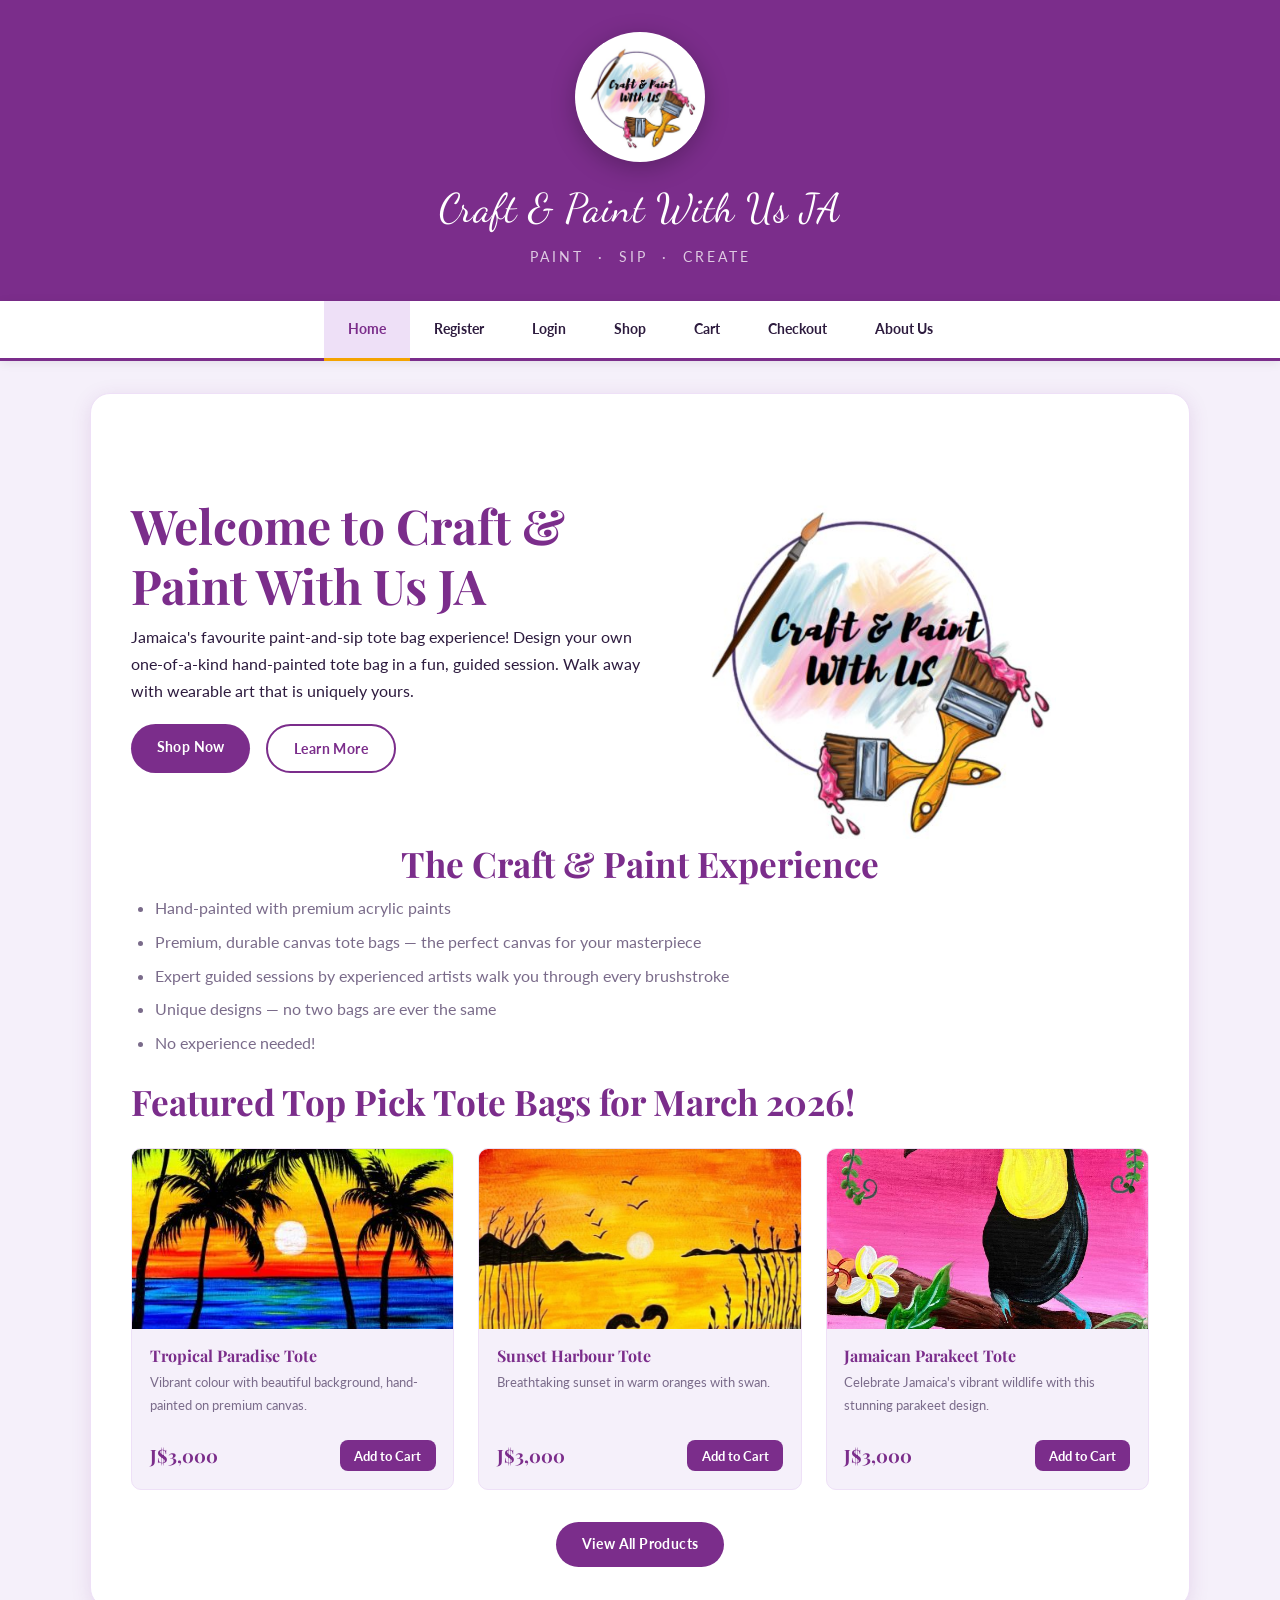
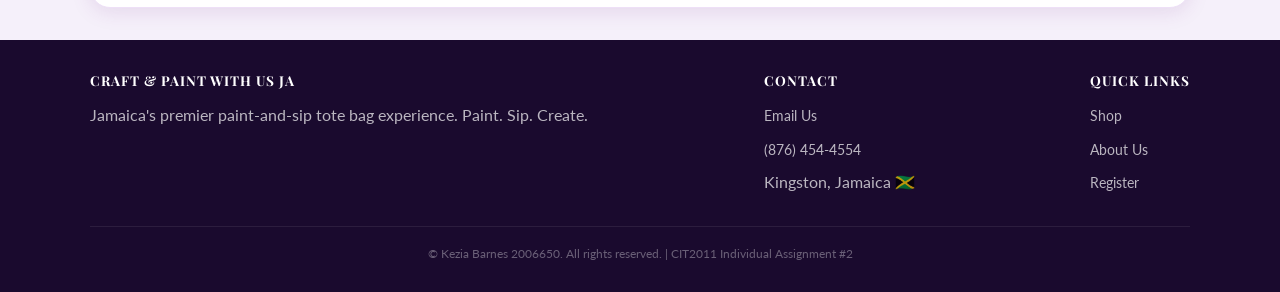
<file: Codes/index.html>
<!DOCTYPE html>
<html lang="en">
<head>
  <meta charset="UTF-8" />
  <meta name="viewport" content="width=device-width, initial-scale=1.0" />
  <title>Craft &amp; Paint With Us JA — Home</title>
  <link rel="stylesheet" href="../style.css" />
  <link rel="preconnect" href="https://fonts.googleapis.com" />
  <link rel="preconnect" href="https://fonts.gstatic.com" crossorigin />
  <link href="https://fonts.googleapis.com/css2?family=Playfair+Display:wght@400;700;900&family=Lato:wght@400;700&family=Dancing+Script:wght@600&display=swap" rel="stylesheet" />
</head>
<body>

  <!-- SITE BANNER -->
  <header class="site-banner">
    <a href="index.html">
      <div class="banner-logo-circle">
        <img src="../Assets/Craftandpaintlogo.jpg" alt="Craft and Paint With Us JA logo" />
      </div>
      <span class="banner-brand-name">Craft &amp; Paint With Us JA</span>
      <span class="banner-tagline">Paint &nbsp;&middot;&nbsp; Sip &nbsp;&middot;&nbsp; Create</span>
    </a>
  </header>

  <!-- NAVIGATION -->
  <nav class="site-nav" aria-label="Main navigation">
    <button class="hamburger" aria-label="Open menu" aria-expanded="false">
      <span></span><span></span><span></span>
    </button>
    <ul>
      <li><a href="index.html">Home</a></li>
      <li><a href="register.html">Register</a></li>
      <li><a href="login.html">Login</a></li>
      <li><a href="products.html">Shop</a></li>
      <li><a href="cart.html">Cart <span id="cart-count" aria-label="items in cart"></span></a></li>
      <li><a href="checkout.html">Checkout</a></li>
      <li><a href="about.html">About Us</a></li>
    </ul>
  </nav>

  <!-- MAIN CONTENT -->
  <main class="page-content">

    <!-- Welcome section -->
    <section class="home-welcome">
      <div class="home-welcome-text">
        <h1>Welcome to Craft &amp; Paint With Us JA</h1>
        <p>Jamaica's favourite paint-and-sip tote bag experience! Design your own one-of-a-kind hand-painted tote bag in a fun, guided session. Walk away with wearable art that is uniquely yours.</p>
        <div class="home-cta">
          <a href="products.html" class="btn btn-primary">Shop Now</a>
          <a href="about.html" class="btn btn-outline">Learn More</a>
        </div>
      </div>
      <div class="home-welcome-img" aria-hidden="true">   <img src="../Assets/Craftandpaintlogo.jpg" alt="Craft and Paint With Us JA logo" />
</div>
    </section>

    <!-- Features -->
    <section>
      <h2 class="text-center">The Craft &amp; Paint Experience</h2>
      <ul class="bullet-list">
        <li>Hand-painted with premium acrylic paints</li>
        <li>Premium, durable canvas tote bags — the perfect canvas for your masterpiece</li>
        <li>Expert guided sessions by experienced artists walk you through every brushstroke</li>
        <li>Unique designs — no two bags are ever the same</li>
        <li>No experience needed!</li>
      </ul>
    </section>

    <!-- Featured products -->
    <section>
      <h2>Featured Top Pick Tote Bags for March 2026!</h2>

      <div class="products-grid">

        <article class="product-card">
          <div class="product-img">
            <img src="../Assets/Tropical Paradise Tote.jpg" alt="Tropical Paradise Tote — vibrant colourful background on canvas" />
          </div>
          <div class="product-info">
            <h3>Tropical Paradise Tote</h3>
            <p>Vibrant colour with beautiful background, hand-painted on premium canvas.</p>
            <div class="product-footer">
              <span class="product-price">J$3,000</span>
              <button class="add-to-cart-btn" onclick="addToCart('Tropical Paradise Tote',3000,'\uD83C\uDF34')">Add to Cart</button>
            </div>
          </div>
        </article>

        <article class="product-card">
          <div class="product-img">
            <img src="../Assets/Sunset Harbour Tote.jpg" alt="Sunset Harbour Tote — breathtaking sunset in warm oranges with swan" />
          </div>
          <div class="product-info">
            <h3>Sunset Harbour Tote</h3>
            <p>Breathtaking sunset in warm oranges with swan.</p>
            <div class="product-footer">
              <span class="product-price">J$3,000</span>
              <button class="add-to-cart-btn" onclick="addToCart('Sunset Harbour Tote',3000,'\uD83C\uDF05')">Add to Cart</button>
            </div>
          </div>
        </article>

        <article class="product-card">
          <div class="product-img">
            <img src="../Assets/Jamaican Parakeet Tote.jpg" alt="Jamaican Parakeet Tote — vibrant wildlife parakeet design" />
          </div>
          <div class="product-info">
            <h3>Jamaican Parakeet Tote</h3>
            <p>Celebrate Jamaica's vibrant wildlife with this stunning parakeet design.</p>
            <div class="product-footer">
              <span class="product-price">J$3,000</span>
              <button class="add-to-cart-btn" onclick="addToCart('Jamaican Parakeet Tote',3000,'\uD83E\uDD9C')">Add to Cart</button>
            </div>
          </div>
        </article>

      </div>

      <div class="text-center" style="margin-top:2rem;">
        <a href="products.html" class="btn btn-primary">View All Products</a>
      </div>
    </section>

  </main>

  <!-- FOOTER -->
  <footer>
    <div class="footer-inner">
      <div class="footer-col">
        <h4>Craft &amp; Paint With Us JA</h4>
        <p>Jamaica's premier paint-and-sip tote bag experience. Paint. Sip. Create.</p>
      </div>
      <div class="footer-col">
        <h4>Contact</h4>
        <ul>
          <li><a href="mailto:2006650@students.utech.edu.jm">Email Us</a></li>
          <li><a href="tel:+18764544554">(876) 454-4554</a></li>
          <li>Kingston, Jamaica 🇯🇲</li>
        </ul>
      </div>
      <div class="footer-col">
        <h4>Quick Links</h4>
        <ul>
          <li><a href="products.html">Shop</a></li>
          <li><a href="about.html">About Us</a></li>
          <li><a href="register.html">Register</a></li>
        </ul>
      </div>
    </div>
    <div class="footer-bottom">
      <p>&copy; Kezia Barnes 2006650. All rights reserved. | CIT2011 Individual Assignment #2</p>
    </div>
  </footer>

  <!-- Scroll-to-top button -->
  <button id="scroll-top-btn" aria-label="Scroll to top">&#8679;</button>

  <script src="../Codes/script.js"></script>
</body>
</html>
</file>
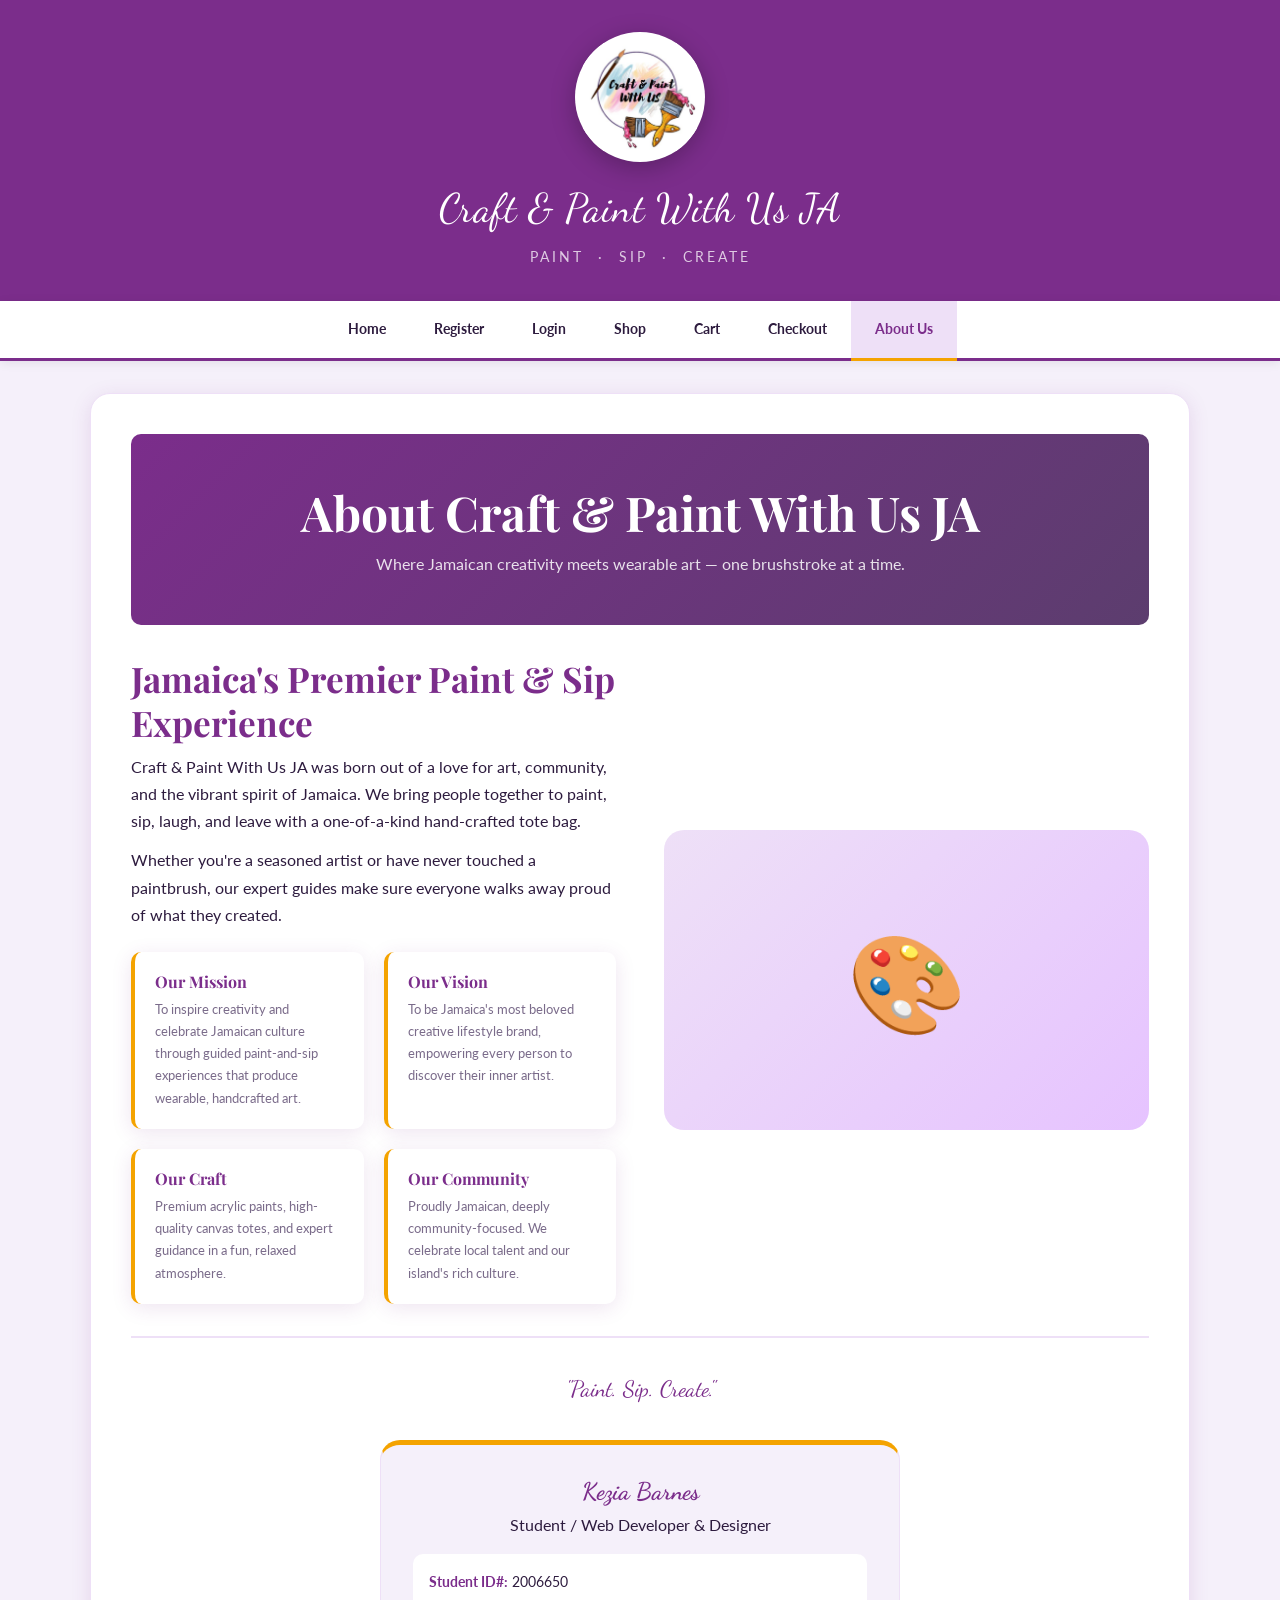
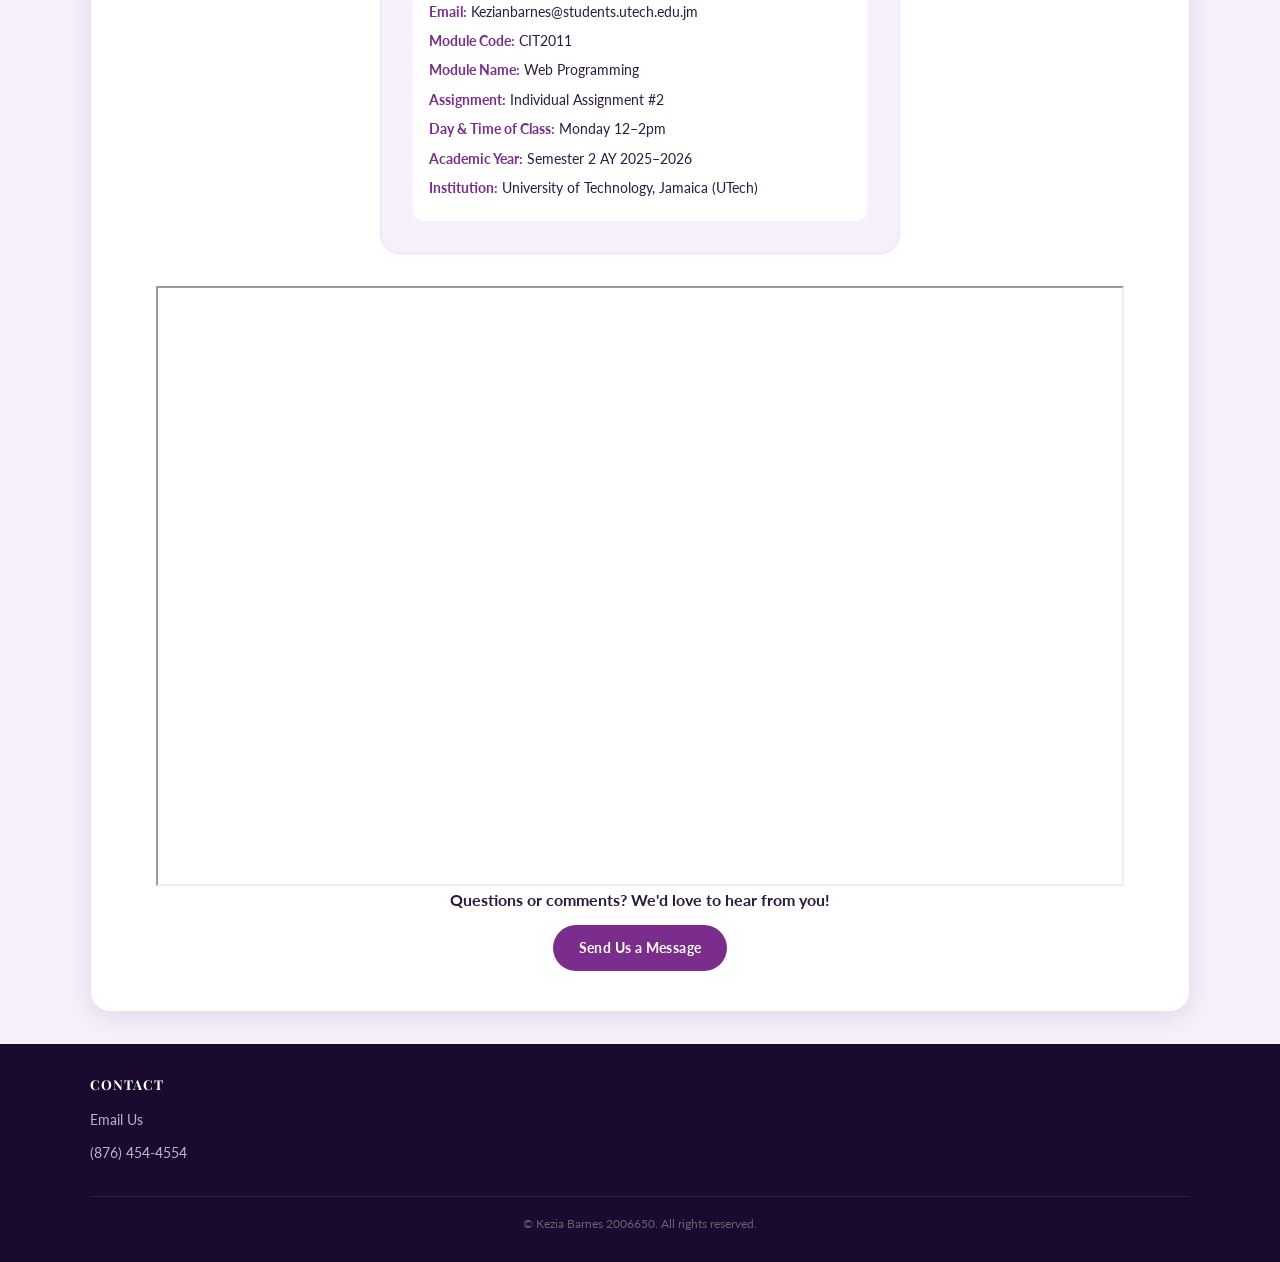
<file: Codes/about.html>
<!DOCTYPE html>
<html lang="en">
<head>
  <meta charset="UTF-8" />
  <meta name="viewport" content="width=device-width, initial-scale=1.0" />
  <title>About Us — Craft &amp; Paint With Us JA</title>
  <link rel="stylesheet" href="../style.css" />
  <link rel="preconnect" href="https://fonts.googleapis.com" />
  <link rel="preconnect" href="https://fonts.gstatic.com" crossorigin />
  <link href="https://fonts.googleapis.com/css2?family=Playfair+Display:wght@400;700;900&family=Lato:wght@400;700&family=Dancing+Script:wght@600&display=swap" rel="stylesheet" />
</head>
<body>

  <!-- SITE BANNER -->
  <header class="site-banner">
    <a href="index.html">
      <div class="banner-logo-circle">
        <img src="../Assets/Craftandpaintlogo.jpg" alt="Craft and Paint With Us JA logo" />
      </div>
      <span class="banner-brand-name">Craft &amp; Paint With Us JA</span>
      <span class="banner-tagline">Paint &nbsp;&middot;&nbsp; Sip &nbsp;&middot;&nbsp; Create</span>
    </a>
  </header>

  <!-- NAVIGATION -->
  <nav class="site-nav" aria-label="Main navigation">
    <button class="hamburger" aria-label="Open menu" aria-expanded="false">
      <span></span><span></span><span></span>
    </button>
    <ul>
      <li><a href="index.html">Home</a></li>
      <li><a href="register.html">Register</a></li>
      <li><a href="login.html">Login</a></li>
      <li><a href="products.html">Shop</a></li>
      <li><a href="cart.html">Cart <span id="cart-count" aria-label="items in cart"></span></a></li>
      <li><a href="checkout.html">Checkout</a></li>
      <li><a href="about.html">About Us</a></li>
    </ul>
  </nav>

  <!-- MAIN CONTENT -->
  <main class="page-content">

    <div class="page-hero">
      <h1>About Craft &amp; Paint With Us JA</h1>
      <p>Where Jamaican creativity meets wearable art — one brushstroke at a time.</p>
    </div>

    <!-- Business info -->
    <div class="about-grid">
      <div>
        <h2>Jamaica's Premier Paint &amp; Sip Experience</h2>
        <p>Craft &amp; Paint With Us JA was born out of a love for art, community, and the vibrant spirit of Jamaica. We bring people together to paint, sip, laugh, and leave with a one-of-a-kind hand-crafted tote bag.</p>
        <p>Whether you're a seasoned artist or have never touched a paintbrush, our expert guides make sure everyone walks away proud of what they created.</p>

        <div class="about-values">
          <div class="value-card">
            <h4>Our Mission</h4>
            <p>To inspire creativity and celebrate Jamaican culture through guided paint-and-sip experiences that produce wearable, handcrafted art.</p>
          </div>
          <div class="value-card">
            <h4>Our Vision</h4>
            <p>To be Jamaica's most beloved creative lifestyle brand, empowering every person to discover their inner artist.</p>
          </div>
          <div class="value-card">
            <h4>Our Craft</h4>
            <p>Premium acrylic paints, high-quality canvas totes, and expert guidance in a fun, relaxed atmosphere.</p>
          </div>
          <div class="value-card">
            <h4>Our Community</h4>
            <p>Proudly Jamaican, deeply community-focused. We celebrate local talent and our island's rich culture.</p>
          </div>
        </div>
      </div>
      <div class="about-visual" aria-hidden="true">🎨</div>
    </div>

    <hr />

    <!-- Slogan -->
    <p class="text-center slogan">"Paint. Sip. Create."</p>

    <!-- Student / Developer details -->
    <div class="student-card">
      <h3 class="text-center">Kezia Barnes</h3>
      <p class="text-center">Student / Web Developer &amp; Designer</p>

      <div class="student-details">
        <p><strong>Student ID#:</strong> 2006650</p>
        <p><strong>Email:</strong>
          <a href="mailto:Kezianbarnes@students.utech.edu.jm">Kezianbarnes@students.utech.edu.jm</a>
        </p>
        <p><strong>Module Code:</strong> CIT2011</p>
        <p><strong>Module Name:</strong> Web Programming</p>
        <p><strong>Assignment:</strong> Individual Assignment #2</p>
        <p><strong>Day &amp; Time of Class:</strong> Monday 12–2pm</p>
        <p><strong>Academic Year:</strong> Semester 2 AY 2025–2026</p>
        <p><strong>Institution:</strong> University of Technology, Jamaica (UTech)</p>
      </div>
    </div>

    <!-- Storyboards -->
       <div class="storyboard-section"> <iframe src="../Assets/Storyboard.pdf"></iframe>    </div>


    <!-- Contact CTA -->
    <div class="text-center">
      <p><strong>Questions or comments? We'd love to hear from you!</strong></p>
      <a href="mailto:Kezianbarnes@students.utech.edu.jm?subject=Enquiry%20%E2%80%94%20Craft%20%26%20Paint%20With%20Us%20JA"
        class="btn btn-primary">Send Us a Message</a>
    </div>

  </main>

  <!-- FOOTER -->
  <footer>
    <div class="footer-inner">
      <div class="footer-col">
        <h4>Contact</h4>
        <ul>
          <li><a href="mailto:2006650@students.utech.edu.jm">Email Us</a></li>
          <li><a href="tel:+18764544554">(876) 454-4554</a></li>
        </ul>
      </div>
    </div>
    <div class="footer-bottom">
      <p>&copy; Kezia Barnes 2006650. All rights reserved.</p>
    </div>
  </footer>

  <button id="scroll-top-btn" aria-label="Scroll to top">&#8679;</button>
  <script src="../Codes/script.js"></script>
</body>
</html>
</file>
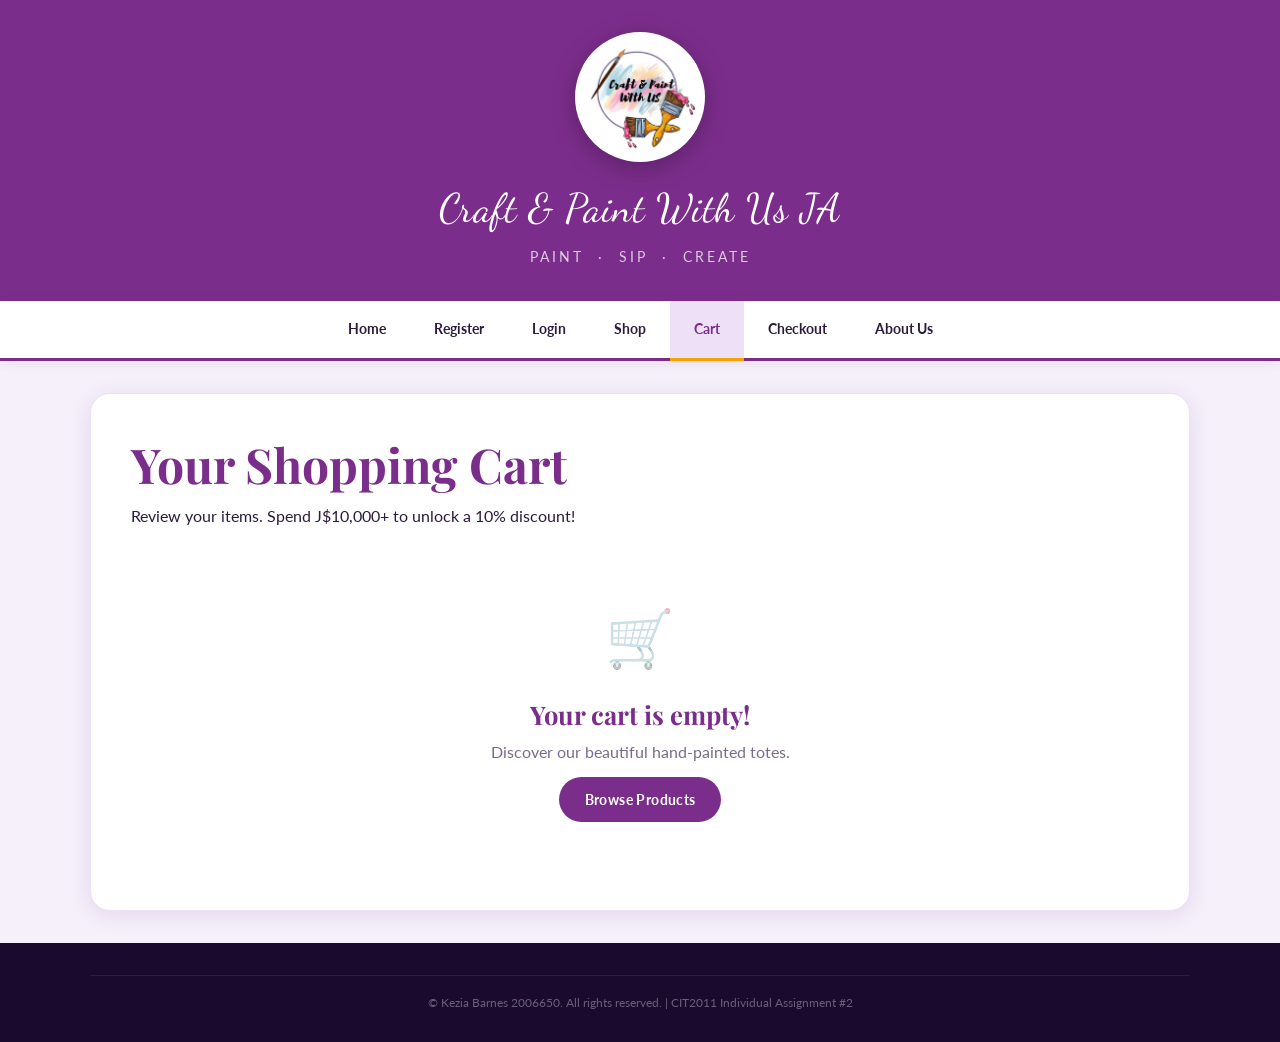
<file: Codes/cart.html>
<!DOCTYPE html>
<html lang="en">
<head>
  <meta charset="UTF-8" />
  <meta name="viewport" content="width=device-width, initial-scale=1.0" />
  <title>Cart — Craft &amp; Paint With Us JA</title>
  <link rel="stylesheet" href="../style.css" />
  <link rel="preconnect" href="https://fonts.googleapis.com" />
  <link rel="preconnect" href="https://fonts.gstatic.com" crossorigin />
  <link href="https://fonts.googleapis.com/css2?family=Playfair+Display:wght@400;700;900&family=Lato:wght@400;700&family=Dancing+Script:wght@600&display=swap" rel="stylesheet" />
</head>
<body>

  <!-- SITE BANNER -->
  <header class="site-banner">
    <a href="index.html">
      <div class="banner-logo-circle">
        <img src="../Assets/Craftandpaintlogo.jpg" alt="Craft and Paint With Us JA logo" />
      </div>
      <span class="banner-brand-name">Craft &amp; Paint With Us JA</span>
      <span class="banner-tagline">Paint &nbsp;&middot;&nbsp; Sip &nbsp;&middot;&nbsp; Create</span>
    </a>
  </header>

  <!-- NAVIGATION -->
  <nav class="site-nav" aria-label="Main navigation">
    <button class="hamburger" aria-label="Open menu" aria-expanded="false">
      <span></span><span></span><span></span>
    </button>
    <ul>
      <li><a href="index.html">Home</a></li>
      <li><a href="register.html">Register</a></li>
      <li><a href="login.html">Login</a></li>
      <li><a href="products.html">Shop</a></li>
      <li><a href="cart.html">Cart <span id="cart-count" aria-label="items in cart"></span></a></li>
      <li><a href="checkout.html">Checkout</a></li>
      <li><a href="about.html">About Us</a></li>
    </ul>
  </nav>

  <!-- MAIN CONTENT -->
  <main class="page-content">

    <h1>Your Shopping Cart</h1>
    <p>Review your items. Spend J$10,000+ to unlock a 10% discount!</p>

    <!-- Empty cart state (shown by JS) -->
    <div class="empty-state" id="cart-empty">
      <div class="empty-icon" aria-hidden="true">🛒</div>
      <h3>Your cart is empty!</h3>
      <p>Discover our beautiful hand-painted totes.</p>
      <a href="products.html" class="btn btn-primary">Browse Products</a>
    </div>

    <!-- Cart table (shown by JS) -->
    <div class="cart-layout" id="cart-table-wrap">

      <div class="cart-table-wrap">
        <table class="cart-table">
          <thead>
            <tr>
              <th scope="col">Product</th>
              <th scope="col">Price</th>
              <th scope="col">Quantity</th>
              <th scope="col">Subtotal</th>
              <th scope="col"><span class="sr-only">Remove</span></th>
            </tr>
          </thead>
          <tbody id="cart-tbody"></tbody>
        </table>
        <div class="cart-table-actions">
          <button class="btn btn-outline" onclick="clearCart()">🗑 Clear All</button>
          <a href="products.html" class="btn btn-outline">← Continue Shopping</a>
        </div>
      </div>

      <!-- Order summary sidebar -->
      <aside class="cart-summary" aria-label="Order summary">
        <h3>Order Summary</h3>
        <div class="summary-line">
          <span>Subtotal</span><span id="summary-subtotal">J$0.00</span>
        </div>
        <div class="summary-line discount">
          <span>Discount (10% off J$10k+)</span><span id="summary-discount">-J$0.00</span>
        </div>
        <div class="summary-line">
          <span>GCT (15%)</span><span id="summary-tax">J$0.00</span>
        </div>
        <div class="summary-total">
          <span>Total</span><span id="summary-total">J$0.00</span>
        </div>
        <div class="cart-actions">
          <a href="checkout.html" class="btn btn-primary">Proceed to Checkout &rarr;</a>
          <a href="products.html" class="btn btn-outline">Continue Shopping</a>
        </div>
      </aside>

    </div>

  </main>

  <!-- Clear cart confirmation modal -->
  <div class="modal-overlay" id="clearCartModal" role="dialog" aria-modal="true" aria-labelledby="clear-modal-title">
    <div class="modal">
      <h3 id="clear-modal-title">Clear Cart?</h3>
      <p>Are you sure you want to remove all items? This cannot be undone.</p>
      <div class="modal-actions">
        <button class="btn btn-outline" onclick="closeModal('clearCartModal')">Cancel</button>
        <button class="btn btn-accent" onclick="confirmClearCart()">Yes, Clear All</button>
      </div>
    </div>
  </div>

  <!-- FOOTER -->
  <footer>
    <div class="footer-bottom">
      <p>&copy; Kezia Barnes 2006650. All rights reserved. | CIT2011 Individual Assignment #2</p>
    </div>
  </footer>

  <button id="scroll-top-btn" aria-label="Scroll to top">&#8679;</button>
  <script src="../Codes/script.js"></script>
</body>
</html>
</file>
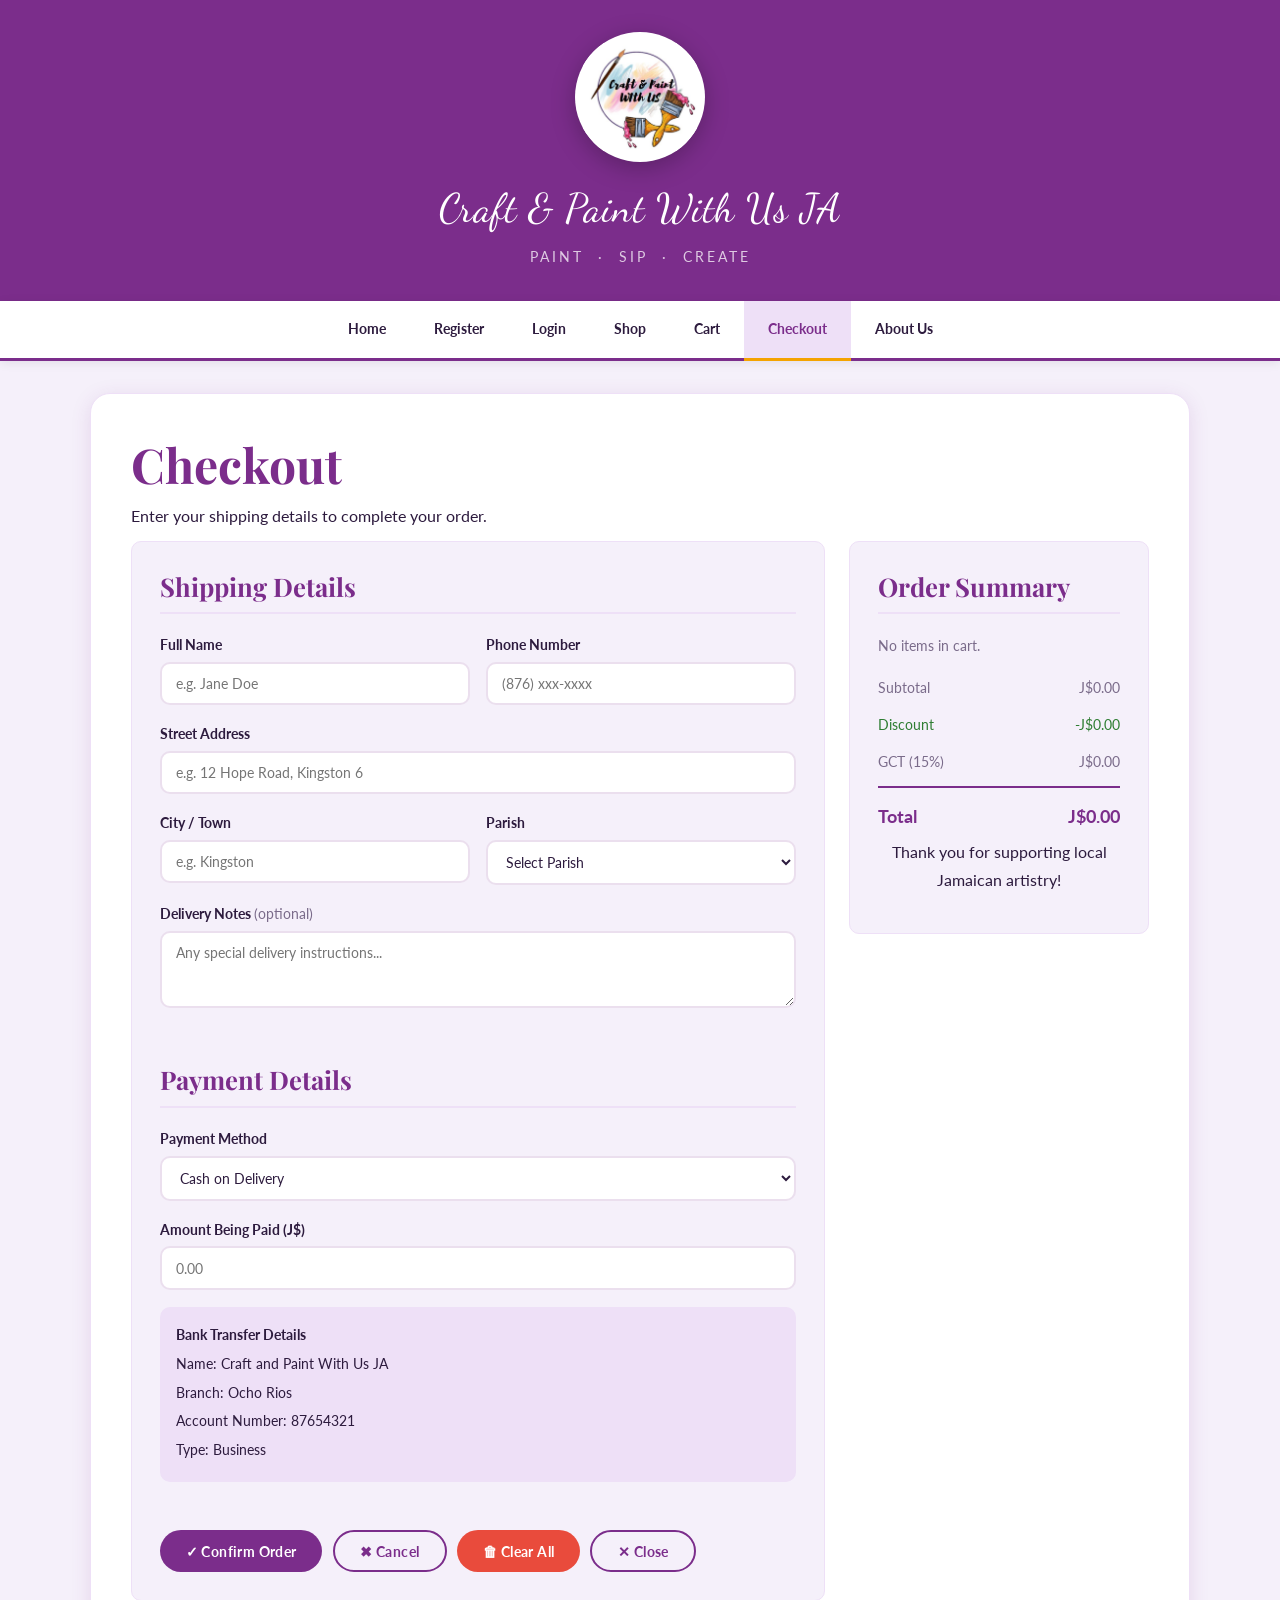
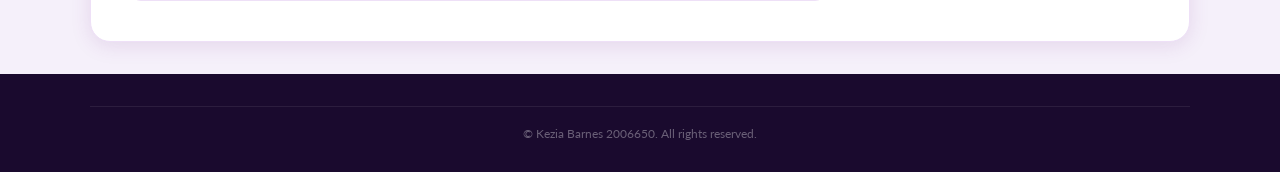
<file: Codes/checkout.html>
<!DOCTYPE html>
<html lang="en">
<head>
  <meta charset="UTF-8" />
  <meta name="viewport" content="width=device-width, initial-scale=1.0" />
  <title>Checkout — Craft &amp; Paint With Us JA</title>
  <link rel="stylesheet" href="../style.css" />
  <link rel="preconnect" href="https://fonts.googleapis.com" />
  <link rel="preconnect" href="https://fonts.gstatic.com" crossorigin />
  <link href="https://fonts.googleapis.com/css2?family=Playfair+Display:wght@400;700;900&family=Lato:wght@400;700&family=Dancing+Script:wght@600&display=swap" rel="stylesheet" />
</head>
<body>

  <!-- SITE BANNER -->
  <header class="site-banner">
    <a href="index.html">
      <div class="banner-logo-circle">
        <img src="../Assets/Craftandpaintlogo.jpg" alt="Craft and Paint With Us JA logo" />
      </div>
      <span class="banner-brand-name">Craft &amp; Paint With Us JA</span>
      <span class="banner-tagline">Paint &nbsp;&middot;&nbsp; Sip &nbsp;&middot;&nbsp; Create</span>
    </a>
  </header>

  <!-- NAVIGATION -->
  <nav class="site-nav" aria-label="Main navigation">
    <button class="hamburger" aria-label="Open menu" aria-expanded="false">
      <span></span><span></span><span></span>
    </button>
    <ul>
      <li><a href="index.html">Home</a></li>
      <li><a href="register.html">Register</a></li>
      <li><a href="login.html">Login</a></li>
      <li><a href="products.html">Shop</a></li>
      <li><a href="cart.html">Cart <span id="cart-count" aria-label="items in cart"></span></a></li>
      <li><a href="checkout.html">Checkout</a></li>
      <li><a href="about.html">About Us</a></li>
    </ul>
  </nav>

  <!-- MAIN CONTENT -->
  <main class="page-content">

    <h1>Checkout</h1>
    <p>Enter your shipping details to complete your order.</p>

    <!-- Order success message (shown by JS after confirmation) -->
    <div class="success-msg" id="checkout-success" role="status">
      🎉 Order placed successfully! Thank you for shopping with Craft &amp; Paint With Us JA!
    </div>

    <div class="checkout-layout">

      <!-- Shipping & payment form -->
      <div class="checkout-card">
        <h3>Shipping Details</h3>

        <form id="checkout-form" novalidate>

          <div class="form-row">
            <div class="form-group">
              <label for="co-name">Full Name</label>
              <input type="text" id="co-name" name="fullname" placeholder="e.g. Jane Doe" autocomplete="name" />
              <span class="error-msg" id="co-name-err" role="alert"></span>
            </div>
            <div class="form-group">
              <label for="co-phone">Phone Number</label>
              <input type="tel" id="co-phone" name="phone" placeholder="(876) xxx-xxxx" autocomplete="tel" />
              <span class="error-msg" id="co-phone-err" role="alert"></span>
            </div>
          </div>

          <div class="form-group">
            <label for="co-address">Street Address</label>
            <input type="text" id="co-address" name="address" placeholder="e.g. 12 Hope Road, Kingston 6" autocomplete="street-address" />
            <span class="error-msg" id="co-address-err" role="alert"></span>
          </div>

          <div class="form-row">
            <div class="form-group">
              <label for="co-city">City / Town</label>
              <input type="text" id="co-city" name="city" placeholder="e.g. Kingston" autocomplete="address-level2" />
              <span class="error-msg" id="co-city-err" role="alert"></span>
            </div>
            <div class="form-group">
              <label for="co-parish">Parish</label>
              <select id="co-parish" name="parish" autocomplete="address-level1">
                <option value="">Select Parish</option>
                <option>Kingston</option>
                <option>St. Andrew</option>
                <option>St. Thomas</option>
                <option>Portland</option>
                <option>St. Mary</option>
                <option>St. Ann</option>
                <option>Trelawny</option>
                <option>St. James</option>
                <option>Hanover</option>
                <option>Westmoreland</option>
                <option>St. Elizabeth</option>
                <option>Manchester</option>
                <option>Clarendon</option>
                <option>St. Catherine</option>
              </select>
            </div>
          </div>

          <div class="form-group">
            <label for="co-notes">Delivery Notes <span class="optional">(optional)</span></label>
            <textarea id="co-notes" name="notes" rows="3" placeholder="Any special delivery instructions..."></textarea>
          </div>

          <div class="checkout-card">
            <h3>Payment Details</h3>

            <div class="form-group">
              <label for="co-method">Payment Method</label>
              <select id="co-method" name="payment_method">
                <option value="cash">Cash on Delivery</option>
                <option value="online">Online Transfer</option>
              </select>
            </div>

            <div class="form-group">
              <label for="co-amount">Amount Being Paid (J$)</label>
              <input type="number" id="co-amount" name="amount" placeholder="0.00" min="0" step="0.01" />
              <span class="error-msg" id="co-amount-err" role="alert"></span>
            </div>

            <div class="bank-details">
              <p><strong>Bank Transfer Details</strong></p>
              <p>Name: Craft and Paint With Us JA</p>
              <p>Branch: Ocho Rios</p>
              <p>Account Number: 87654321</p>
              <p>Type: Business</p>
            </div>
          </div>

          <div class="checkout-actions">
            <button type="submit" class="btn btn-primary">&#10003; Confirm Order</button>
            <button type="button" class="btn btn-outline" onclick="cancelCheckout()">&#10006; Cancel</button>
            <button type="button" class="btn btn-accent" onclick="clearCart();window.location.href='cart.html'">&#128465; Clear All</button>
            <button type="button" class="btn btn-outline" onclick="window.close()">&#10005; Close</button>
          </div>

        </form>
      </div>

      <!-- Order summary sidebar -->
      <aside class="checkout-card" aria-label="Order summary">
        <h3>Order Summary</h3>
        <div id="checkout-items"></div>
        <div class="summary-line">
          <span>Subtotal</span><span id="co-subtotal">J$0.00</span>
        </div>
        <div class="summary-line discount">
          <span>Discount</span><span id="co-discount">-J$0.00</span>
        </div>
        <div class="summary-line">
          <span>GCT (15%)</span><span id="co-tax">J$0.00</span>
        </div>
        <div class="summary-total">
          <span>Total</span><span id="co-total">J$0.00</span>
        </div>
        <p class="text-center">Thank you for supporting local Jamaican artistry!</p>
      </aside>

    </div>

  </main>

  <!-- Confirm order modal -->
  <div class="modal-overlay" id="confirmModal" role="dialog" aria-modal="true" aria-labelledby="confirm-modal-title">
    <div class="modal">
      <div aria-hidden="true" class="modal-emoji">🎉</div>
      <h3 id="confirm-modal-title">Confirm Your Order?</h3>
      <p>Your hand-painted tote bag(s) will be crafted with love and delivered to your door!</p>
      <div class="modal-actions">
        <button class="btn btn-outline" onclick="closeModal('confirmModal')">&larr; Go Back</button>
        <button class="btn btn-primary" onclick="confirmCheckout()">Yes, Place Order!</button>
      </div>
    </div>
  </div>

  <!-- FOOTER -->
  <footer>
    <div class="footer-bottom">
      <p>&copy; Kezia Barnes 2006650. All rights reserved.</p>
    </div>
  </footer>

  <button id="scroll-top-btn" aria-label="Scroll to top">&#8679;</button>
  <script src="../Codes/script.js"></script>
</body>
</html>
</file>
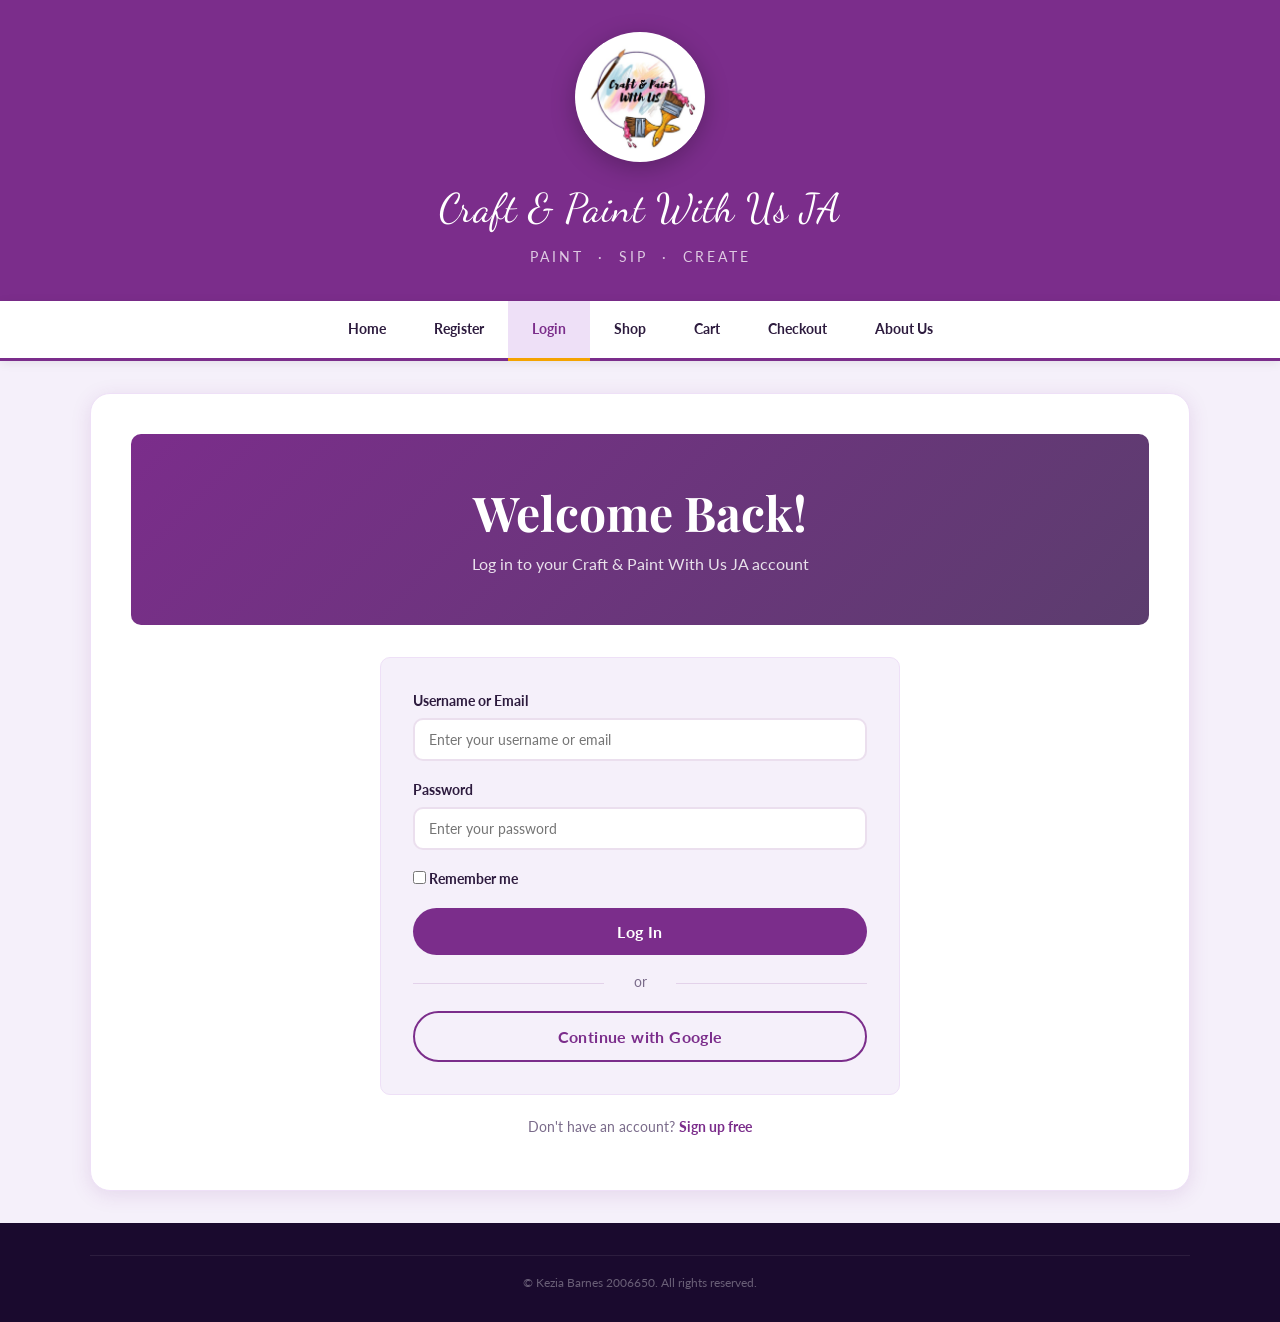
<file: Codes/login.html>
<!DOCTYPE html>
<html lang="en">
<head>
  <meta charset="UTF-8" />
  <meta name="viewport" content="width=device-width, initial-scale=1.0" />
  <title>Login — Craft &amp; Paint With Us JA</title>
  <link rel="stylesheet" href="../style.css" />
  <link rel="preconnect" href="https://fonts.googleapis.com" />
  <link rel="preconnect" href="https://fonts.gstatic.com" crossorigin />
  <link href="https://fonts.googleapis.com/css2?family=Playfair+Display:wght@400;700;900&family=Lato:wght@400;700&family=Dancing+Script:wght@600&display=swap" rel="stylesheet" />
</head>
<body>

  <!-- SITE BANNER -->
  <header class="site-banner">
    <a href="index.html">
      <div class="banner-logo-circle">
        <img src="../Assets/Craftandpaintlogo.jpg" alt="Craft and Paint With Us JA logo" />
      </div>
      <span class="banner-brand-name">Craft &amp; Paint With Us JA</span>
      <span class="banner-tagline">Paint &nbsp;&middot;&nbsp; Sip &nbsp;&middot;&nbsp; Create</span>
    </a>
  </header>

  <!-- NAVIGATION -->
  <nav class="site-nav" aria-label="Main navigation">
    <button class="hamburger" aria-label="Open menu" aria-expanded="false">
      <span></span><span></span><span></span>
    </button>
    <ul>
      <li><a href="index.html">Home</a></li>
      <li><a href="register.html">Register</a></li>
      <li><a href="login.html">Login</a></li>
      <li><a href="products.html">Shop</a></li>
      <li><a href="cart.html">Cart <span id="cart-count" aria-label="items in cart"></span></a></li>
      <li><a href="checkout.html">Checkout</a></li>
      <li><a href="about.html">About Us</a></li>
    </ul>
  </nav>

  <!-- MAIN CONTENT -->
  <main class="page-content">

    <div class="page-hero">
      <h1>Welcome Back!</h1>
      <p>Log in to your Craft &amp; Paint With Us JA account</p>
    </div>

    <div class="form-wrap">

      <div class="success-msg" id="login-success" role="status"></div>

      <form id="login-form" class="form-card-inner" novalidate>

        <div class="form-group">
          <label for="login-username">Username or Email</label>
          <input type="text" id="login-username" name="username"
            placeholder="Enter your username or email" autocomplete="username" />
          <span class="error-msg" id="login-username-err" role="alert"></span>
        </div>

        <div class="form-group">
          <label for="login-password">Password</label>
          <input type="password" id="login-password" name="password"
            placeholder="Enter your password" autocomplete="current-password" />
          <span class="error-msg" id="login-password-err" role="alert"></span>
        </div>

        <div class="form-group">
          <label class="checkbox-label">
            <input type="checkbox" name="remember" />
            Remember me
          </label>
        </div>

        <button type="submit" class="btn btn-primary btn-full">Log In</button>

        <div class="form-divider">or</div>

        <button type="button" class="btn btn-outline btn-full" onclick="showToast('Social login coming soon!')">
          Continue with Google
        </button>

      </form>

      <p class="form-footer">Don't have an account? <a href="register.html">Sign up free</a></p>
    </div>

  </main>

  <!-- FOOTER -->
  <footer>
    <div class="footer-bottom">
      <p>&copy; Kezia Barnes 2006650. All rights reserved.</p>
    </div>
  </footer>

  <button id="scroll-top-btn" aria-label="Scroll to top">&#8679;</button>
  <script src="../Codes/script.js"></script>
</body>
</html>
</file>
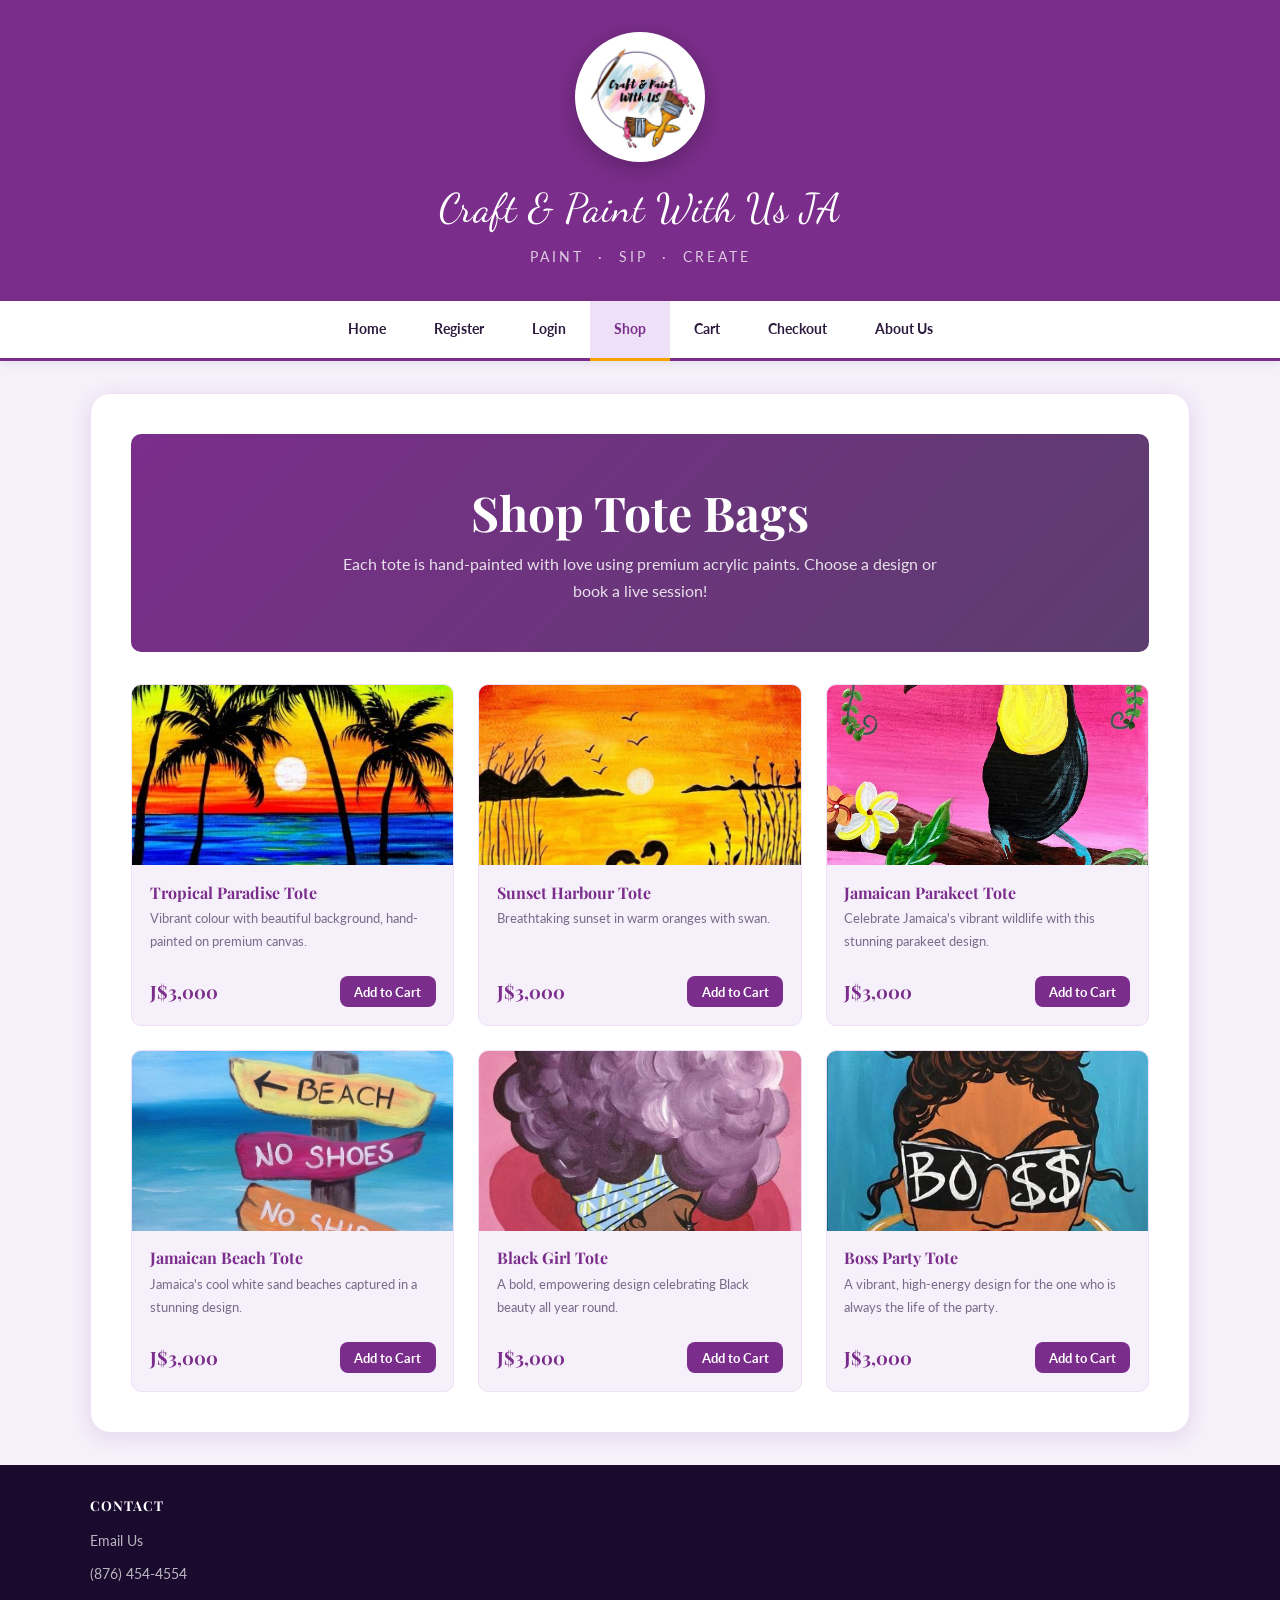
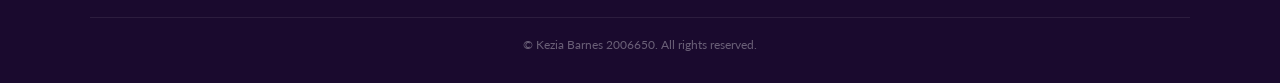
<file: Codes/products.html>
<!DOCTYPE html>
<html lang="en">
<head>
  <meta charset="UTF-8" />
  <meta name="viewport" content="width=device-width, initial-scale=1.0" />
  <title>Shop — Craft &amp; Paint With Us JA</title>
  <link rel="stylesheet" href="../style.css" />
  <link rel="preconnect" href="https://fonts.googleapis.com" />
  <link rel="preconnect" href="https://fonts.gstatic.com" crossorigin />
  <link href="https://fonts.googleapis.com/css2?family=Playfair+Display:wght@400;700;900&family=Lato:wght@400;700&family=Dancing+Script:wght@600&display=swap" rel="stylesheet" />
</head>
<body>

  <!-- SITE BANNER -->
  <header class="site-banner">
    <a href="index.html">
      <div class="banner-logo-circle">
        <img src="../Assets/Craftandpaintlogo.jpg" alt="Craft and Paint With Us JA logo" />
      </div>
      <span class="banner-brand-name">Craft &amp; Paint With Us JA</span>
      <span class="banner-tagline">Paint &nbsp;&middot;&nbsp; Sip &nbsp;&middot;&nbsp; Create</span>
    </a>
  </header>

  <!-- NAVIGATION -->
  <nav class="site-nav" aria-label="Main navigation">
    <button class="hamburger" aria-label="Open menu" aria-expanded="false">
      <span></span><span></span><span></span>
    </button>
    <ul>
      <li><a href="index.html">Home</a></li>
      <li><a href="register.html">Register</a></li>
      <li><a href="login.html">Login</a></li>
      <li><a href="products.html">Shop</a></li>
      <li><a href="cart.html">Cart <span id="cart-count" aria-label="items in cart"></span></a></li>
      <li><a href="checkout.html">Checkout</a></li>
      <li><a href="about.html">About Us</a></li>
    </ul>
  </nav>

  <!-- MAIN CONTENT -->
  <main class="page-content">

    <div class="page-hero">
      <h1>Shop Tote Bags</h1>
      <p>Each tote is hand-painted with love using premium acrylic paints. Choose a design or book a live session!</p>
    </div>

    <div class="products-grid">

      <article class="product-card">
        <div class="product-img">
          <img src="../Assets/Tropical Paradise Tote.jpg" alt="Tropical Paradise Tote — vibrant colourful hand-painted canvas tote" />
        </div>
        <div class="product-info">
          <h3>Tropical Paradise Tote</h3>
          <p>Vibrant colour with beautiful background, hand-painted on premium canvas.</p>
          <div class="product-footer">
            <span class="product-price">J$3,000</span>
            <button class="add-to-cart-btn" onclick="addToCart('Tropical Paradise Tote',3000,'\uD83C\uDF34')">Add to Cart</button>
          </div>
        </div>
      </article>

      <article class="product-card">
        <div class="product-img">
          <img src="../Assets/Sunset Harbour Tote.jpg" alt="Sunset Harbour Tote — warm orange sunset with swan on canvas" />
        </div>
        <div class="product-info">
          <h3>Sunset Harbour Tote</h3>
          <p>Breathtaking sunset in warm oranges with swan.</p>
          <div class="product-footer">
            <span class="product-price">J$3,000</span>
            <button class="add-to-cart-btn" onclick="addToCart('Sunset Harbour Tote',3000,'\uD83C\uDF05')">Add to Cart</button>
          </div>
        </div>
      </article>

      <article class="product-card">
        <div class="product-img">
          <img src="../Assets/Jamaican Parakeet Tote.jpg" alt="Jamaican Parakeet Tote — colourful parakeet wildlife design" />
        </div>
        <div class="product-info">
          <h3>Jamaican Parakeet Tote</h3>
          <p>Celebrate Jamaica's vibrant wildlife with this stunning parakeet design.</p>
          <div class="product-footer">
            <span class="product-price">J$3,000</span>
            <button class="add-to-cart-btn" onclick="addToCart('Jamaican Parakeet Tote',3000,'\uD83E\uDD9C')">Add to Cart</button>
          </div>
        </div>
      </article>

      <article class="product-card">
        <div class="product-img">
          <img src="../Assets/Beach in the summer.jfif" alt="Jamaican Beach Tote — white sand beach summer design" />
        </div>
        <div class="product-info">
          <h3>Jamaican Beach Tote</h3>
          <p>Jamaica's cool white sand beaches captured in a stunning design.</p>
          <div class="product-footer">
            <span class="product-price">J$3,000</span>
            <button class="add-to-cart-btn" onclick="addToCart('Jamaican Beach Tote',3000,'\uD83C\uDFD6\uFE0F')">Add to Cart</button>
          </div>
        </div>
      </article>

      <article class="product-card">
        <div class="product-img">
          <img src="../Assets/Black Girl.jfif" alt="Black Girl Tote — bold empowerment design celebrating Black beauty" />
        </div>
        <div class="product-info">
          <h3>Black Girl Tote</h3>
          <p>A bold, empowering design celebrating Black beauty all year round.</p>
          <div class="product-footer">
            <span class="product-price">J$3,000</span>
            <button class="add-to-cart-btn" onclick="addToCart('Black Girl Tote',3000,'\u2728')">Add to Cart</button>
          </div>
        </div>
      </article>

      <article class="product-card">
        <div class="product-img">
          <img src="../Assets/Boss Party.jfif" alt="Boss Party Tote — vibrant party celebration design" />
        </div>
        <div class="product-info">
          <h3>Boss Party Tote</h3>
          <p>A vibrant, high-energy design for the one who is always the life of the party.</p>
          <div class="product-footer">
            <span class="product-price">J$3,000</span>
            <button class="add-to-cart-btn" onclick="addToCart('Boss Party Tote',3000,'\uD83C\uDF89')">Add to Cart</button>
          </div>
        </div>
      </article>

    </div>

  </main>

  <!-- FOOTER -->
  <footer>
    <div class="footer-inner">
      <div class="footer-col">
        <h4>Contact</h4>
        <ul>
          <li><a href="mailto:2006650@students.utech.edu.jm">Email Us</a></li>
          <li><a href="tel:+18764544554">(876) 454-4554</a></li>
        </ul>
      </div>
    </div>
    <div class="footer-bottom">
      <p>&copy; Kezia Barnes 2006650. All rights reserved.</p>
    </div>
  </footer>

  <button id="scroll-top-btn" aria-label="Scroll to top">&#8679;</button>
  <script src="../Codes/script.js"></script>
</body>
</html>
</file>
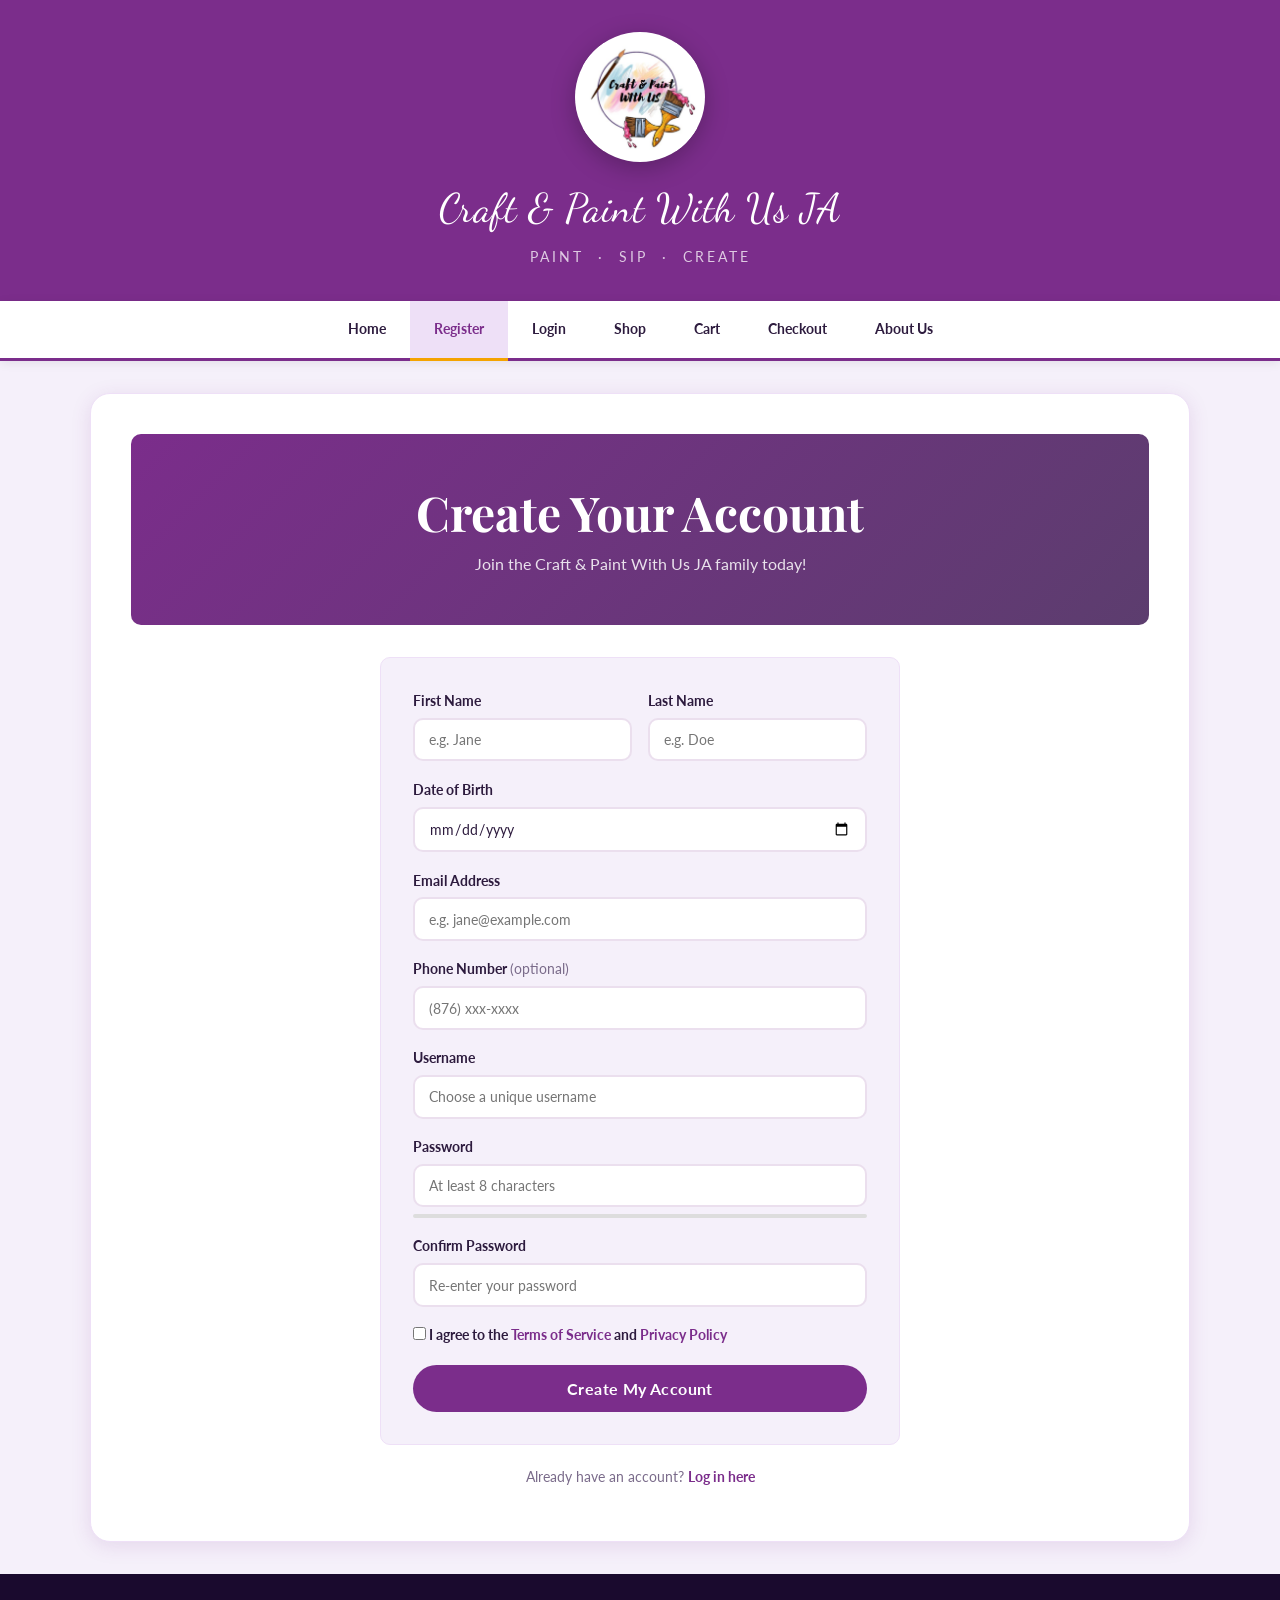
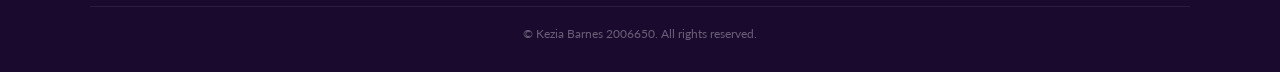
<file: Codes/register.html>
<!DOCTYPE html>
<html lang="en">
<head>
  <meta charset="UTF-8" />
  <meta name="viewport" content="width=device-width, initial-scale=1.0" />
  <title>Register — Craft &amp; Paint With Us JA</title>
  <link rel="stylesheet" href="../style.css" />
  <link rel="preconnect" href="https://fonts.googleapis.com" />
  <link rel="preconnect" href="https://fonts.gstatic.com" crossorigin />
  <link href="https://fonts.googleapis.com/css2?family=Playfair+Display:wght@400;700;900&family=Lato:wght@400;700&family=Dancing+Script:wght@600&display=swap" rel="stylesheet" />
</head>
<body>

  <!-- SITE BANNER -->
  <header class="site-banner">
    <a href="index.html">
      <div class="banner-logo-circle">
        <img src="../Assets/Craftandpaintlogo.jpg" alt="Craft and Paint With Us JA logo" />
      </div>
      <span class="banner-brand-name">Craft &amp; Paint With Us JA</span>
      <span class="banner-tagline">Paint &nbsp;&middot;&nbsp; Sip &nbsp;&middot;&nbsp; Create</span>
    </a>
  </header>

  <!-- NAVIGATION -->
  <nav class="site-nav" aria-label="Main navigation">
    <button class="hamburger" aria-label="Open menu" aria-expanded="false">
      <span></span><span></span><span></span>
    </button>
    <ul>
      <li><a href="index.html">Home</a></li>
      <li><a href="register.html">Register</a></li>
      <li><a href="login.html">Login</a></li>
      <li><a href="products.html">Shop</a></li>
      <li><a href="cart.html">Cart <span id="cart-count" aria-label="items in cart"></span></a></li>
      <li><a href="checkout.html">Checkout</a></li>
      <li><a href="about.html">About Us</a></li>
    </ul>
  </nav>

  <!-- MAIN CONTENT -->
  <main class="page-content">

    <div class="page-hero">
      <h1>Create Your Account</h1>
      <p>Join the Craft &amp; Paint With Us JA family today!</p>
    </div>

    <div class="form-wrap">
      <form id="register-form" class="form-card-inner" novalidate>

        <div class="form-row">
          <div class="form-group">
            <label for="reg-fname">First Name</label>
            <input type="text" id="reg-fname" name="firstname" placeholder="e.g. Jane" autocomplete="given-name" />
            <span class="error-msg" id="reg-fname-err" role="alert"></span>
          </div>
          <div class="form-group">
            <label for="reg-lname">Last Name</label>
            <input type="text" id="reg-lname" name="lastname" placeholder="e.g. Doe" autocomplete="family-name" />
            <span class="error-msg" id="reg-lname-err" role="alert"></span>
          </div>
        </div>

        <div class="form-group">
          <label for="reg-dob">Date of Birth</label>
          <input type="date" id="reg-dob" name="dob" autocomplete="bday" />
          <span class="error-msg" id="reg-dob-err" role="alert"></span>
        </div>

        <div class="form-group">
          <label for="reg-email">Email Address</label>
          <input type="email" id="reg-email" name="email" placeholder="e.g. jane@example.com" autocomplete="email" />
          <span class="error-msg" id="reg-email-err" role="alert"></span>
        </div>

        <div class="form-group">
          <label for="reg-phone">Phone Number <span class="optional">(optional)</span></label>
          <input type="tel" id="reg-phone" name="phone" placeholder="(876) xxx-xxxx" autocomplete="tel" />
        </div>

        <div class="form-group">
          <label for="reg-username">Username</label>
          <input type="text" id="reg-username" name="username" placeholder="Choose a unique username" autocomplete="username" />
          <span class="error-msg" id="reg-username-err" role="alert"></span>
        </div>

        <div class="form-group">
          <label for="reg-password">Password</label>
          <input type="password" id="reg-password" name="password" placeholder="At least 8 characters" autocomplete="new-password" />
          <div class="password-strength" aria-hidden="true">
            <div class="strength-bar" id="strength-bar"></div>
          </div>
          <span class="error-msg" id="reg-password-err" role="alert"></span>
        </div>

        <div class="form-group">
          <label for="reg-confirm">Confirm Password</label>
          <input type="password" id="reg-confirm" name="confirm_password" placeholder="Re-enter your password" autocomplete="new-password" />
          <span class="error-msg" id="reg-confirm-err" role="alert"></span>
        </div>

        <div class="form-group">
          <label class="checkbox-label">
            <input type="checkbox" name="terms" />
            I agree to the <a href="#">Terms of Service</a> and <a href="#">Privacy Policy</a>
          </label>
        </div>

        <button type="submit" class="btn btn-primary btn-full">Create My Account</button>

      </form>

      <p class="form-footer">Already have an account? <a href="login.html">Log in here</a></p>
    </div>

  </main>

  <!-- FOOTER -->
  <footer>
    <div class="footer-bottom">
      <p>&copy; Kezia Barnes 2006650. All rights reserved.</p>
    </div>
  </footer>

  <button id="scroll-top-btn" aria-label="Scroll to top">&#8679;</button>
  <script src="../Codes/script.js"></script>
</body>
</html>
</file>
<file: style.css>
/* -- Custom Properties (variables) -- */
:root {
  --clr-primary:   #7B2D8B;
  --clr-secondary: #F4A300;
  --clr-accent:    #E94B3C;
  --clr-bg:        #F5F0FA;
  --clr-dark:      #1A0A2E;
  --clr-mid:       #5C3D6E;
  --clr-light:     #EEE0F7;
  --clr-white:     #FFFFFF;
  --clr-text:      #2D1B3E;
  --clr-muted:     #7A6B8A;
  --clr-success:   #2E7D32;
  --clr-error:     #C62828;

  --ff-display: 'Playfair Display', serif;
  --ff-body:    'Lato', sans-serif;
  --ff-accent:  'Dancing Script', cursive;

  --fw-normal: 400;
  --fw-bold:   700;

  --radius:    10px;
  --radius-lg: 20px;
  --shadow:    0 4px 20px rgba(123,45,139,.13);
  --shadow-lg: 0 10px 40px rgba(123,45,139,.22);
  --transition: all 0.28s ease;
}


/* -- Global reset & base styles -- */
*, *::before, *::after { box-sizing: border-box; margin: 0; padding: 0; }

html { scroll-behavior: smooth; font-size: 16px; }

body {
  font-family: var(--ff-body);
  background: var(--clr-bg);
  color: var(--clr-text);
  line-height: 1.7;
  min-height: 100vh;
  display: flex;
  flex-direction: column;
}

img { max-width: 100%; display: block; }
a   { text-decoration: none; color: inherit; transition: var(--transition); }
ul  { list-style: none; }
p   { margin-bottom: .75rem; }


/* -- Typography -- */
h1, h2, h3, h4 {
  font-family: var(--ff-display);
  font-weight: var(--fw-bold);
  color: var(--clr-primary);
  line-height: 1.25;
  margin-bottom: .5rem;
}

h1 { font-size: clamp(1.8rem, 4vw, 3rem); }
h2 { font-size: clamp(1.4rem, 3vw, 2.2rem); }
h3 { font-size: clamp(1.1rem, 2vw, 1.6rem); }
h4 { font-size: 1rem; }


/* -- Layout container -- */
.container {
  width: 92%;
  max-width: 1100px;
  margin: 0 auto;
}

.text-center { text-align: center; }


/* -- Buttons -- */
.btn {
  display: inline-block;
  padding: .65rem 1.6rem;
  border-radius: 50px;
  font-family: var(--ff-body);
  font-weight: var(--fw-bold);
  font-size: .9rem;
  cursor: pointer;
  border: none;
  transition: var(--transition);
  letter-spacing: .4px;
}

.btn-primary { background: var(--clr-primary); color: var(--clr-white); }
.btn-primary:hover { background: var(--clr-mid); transform: translateY(-2px); box-shadow: var(--shadow); }

.btn-secondary { background: var(--clr-secondary); color: var(--clr-dark); }
.btn-secondary:hover { background: #d4891a; transform: translateY(-2px); }

.btn-accent { background: var(--clr-accent); color: var(--clr-white); }
.btn-accent:hover { background: #c73a2c; transform: translateY(-2px); }

.btn-outline { background: transparent; border: 2px solid var(--clr-primary); color: var(--clr-primary); }
.btn-outline:hover { background: var(--clr-primary); color: var(--clr-white); }


/* -- Header / Banner -- */
.site-banner {
  background: var(--clr-primary);
  padding: 2rem 1rem;
  text-align: center;
}

.banner-logo-circle {
  width: 130px;
  height: 130px;
  background: var(--clr-white);
  border-radius: 50%;
  display: flex;
  align-items: center;
  justify-content: center;
  margin: 0 auto .75rem;
  overflow: hidden;
  box-shadow: 0 6px 24px rgba(0,0,0,.25);
  padding: 8px;
}

.banner-logo-circle img {
  width: 100%;
  height: 100%;
  object-fit: contain;
  border-radius: 0;
}

.banner-brand-name {
  font-family: var(--ff-accent);
  font-size: clamp(1.6rem, 4vw, 2.5rem);
  color: var(--clr-white);
  display: block;
  letter-spacing: 1px;
}

.banner-tagline {
  font-size: .85rem;
  color: rgba(255,255,255,.75);
  letter-spacing: 3px;
  text-transform: uppercase;
  margin-top: .25rem;
  display: block;
}


/* -- Navigation -- */
.site-nav {
  background: var(--clr-white);
  border-bottom: 3px solid var(--clr-primary);
  position: sticky;
  top: 0;
  z-index: 1000;
  box-shadow: 0 2px 10px rgba(0,0,0,.08);
}

.site-nav ul {
  display: flex;
  justify-content: center;
  flex-wrap: wrap;
  list-style: none;
}

.site-nav ul li a {
  display: block;
  padding: 1rem 1.5rem;
  font-weight: var(--fw-bold);
  font-size: .9rem;
  color: var(--clr-text);
  border-bottom: 3px solid transparent;
  margin-bottom: -3px;
  transition: var(--transition);
}

.site-nav ul li a:hover,
.site-nav ul li a.active {
  color: var(--clr-primary);
  border-bottom-color: var(--clr-secondary);
  background: var(--clr-light);
}

/* Cart badge */
#cart-count {
  display: inline-flex;
  align-items: center;
  justify-content: center;
  background: var(--clr-accent);
  color: var(--clr-white);
  font-size: .6rem;
  font-weight: var(--fw-bold);
  width: 16px;
  height: 16px;
  border-radius: 50%;
  margin-left: .3rem;
  vertical-align: middle;
}

/* Hamburger button (mobile) */
.hamburger {
  display: none;
  flex-direction: column;
  gap: 5px;
  cursor: pointer;
  background: none;
  border: none;
  padding: .75rem 1rem;
  margin-left: auto;
}

.hamburger span {
  display: block;
  width: 24px;
  height: 2px;
  background: var(--clr-primary);
  border-radius: 2px;
  transition: var(--transition);
}


/* -- Main content wrapper -- */
.page-content {
  background: var(--clr-white);
  border: 1px solid var(--clr-light);
  border-radius: var(--radius-lg);
  margin: 2rem auto;
  width: 92%;
  max-width: 1100px;
  padding: 2.5rem;
  box-shadow: var(--shadow);
  flex: 1;
}

/* Hero banner inside pages */
.page-hero {
  border-radius: var(--radius);
  background: linear-gradient(135deg, var(--clr-primary), var(--clr-mid));
  color: var(--clr-white);
  padding: 3rem 2rem;
  text-align: center;
  margin-bottom: 2rem;
}

.page-hero h1 { color: var(--clr-white); margin-bottom: .5rem; }
.page-hero p  { color: rgba(255,255,255,.85); max-width: 600px; margin: 0 auto; }


/* -- Home page -- */
.home-welcome {
  display: grid;
  grid-template-columns: 1fr auto;
  gap: 2.5rem;
  align-items: center;
  padding: 1.5rem 0 2rem;
}

.home-welcome-img {
width: 80%;
  height: 80%;
  object-fit: contain;
  border-radius: 0;
}

.home-cta { display: flex; gap: 1rem; flex-wrap: wrap; margin-top: 1.25rem; }

.bullet-list { list-style: disc; padding-left: 1.5rem; color: var(--clr-muted); margin-bottom: 1.5rem; }
.bullet-list li { margin-bottom: .4rem; }

/* Products grid */
.products-grid {
  display: grid;
  grid-template-columns: repeat(auto-fill, minmax(240px, 1fr));
  gap: 1.5rem;
  margin-top: 1.5rem;
}

.product-card {
  background: var(--clr-bg);
  border-radius: var(--radius);
  overflow: hidden;
  border: 1px solid var(--clr-light);
  transition: var(--transition);
  display: flex;
  flex-direction: column;
}

.product-card:hover { transform: translateY(-4px); box-shadow: var(--shadow-lg); }

.product-img {
  height: 180px;
  overflow: hidden;
  background: var(--clr-light);
  display: flex;
  align-items: center;
  justify-content: center;
}

.product-img img {
  width: 100%;
  height: 100%;
  object-fit: cover;
}

.product-info { padding: 1.1rem; flex: 1; display: flex; flex-direction: column; }
.product-info h3 { font-size: 1rem; margin-bottom: .3rem; }
.product-info p  { font-size: .82rem; color: var(--clr-muted); flex: 1; }

.product-footer {
  display: flex;
  align-items: center;
  justify-content: space-between;
  gap: .5rem;
  margin-top: .75rem;
}

.product-price {
  font-size: 1.15rem;
  font-weight: var(--fw-bold);
  color: var(--clr-primary);
  font-family: var(--ff-display);
}

.add-to-cart-btn {
  background: var(--clr-primary);
  color: var(--clr-white);
  border: none;
  border-radius: 8px;
  padding: .45rem .9rem;
  cursor: pointer;
  font-size: .8rem;
  font-weight: var(--fw-bold);
  font-family: var(--ff-body);
  transition: var(--transition);
}

.add-to-cart-btn:hover { background: var(--clr-accent); transform: scale(1.05); }

/* iframe */

iframe{
	padding: 15px;
	display: block;
	width:95%;
	height: 600px;
	margin: 0 auto;
}

/* -- Forms (Login & Register) -- */
.form-wrap { max-width: 520px; margin: 0 auto; }

.form-card-inner {
  background: var(--clr-bg);
  border-radius: var(--radius);
  padding: 2rem;
  border: 1px solid var(--clr-light);
  margin-top: 1rem;
}

.form-group { margin-bottom: 1.1rem; }

.form-group label {
  display: block;
  font-weight: var(--fw-bold);
  font-size: .85rem;
  color: var(--clr-text);
  margin-bottom: .3rem;
}

.form-group input,
.form-group select,
.form-group textarea {
  width: 100%;
  padding: .7rem .9rem;
  border: 2px solid rgba(123,45,139,.15);
  border-radius: var(--radius);
  font-family: var(--ff-body);
  font-size: .9rem;
  color: var(--clr-text);
  background: var(--clr-white);
  transition: var(--transition);
  outline: none;
}

.form-group input:focus,
.form-group select:focus,
.form-group textarea:focus {
  border-color: var(--clr-primary);
  box-shadow: 0 0 0 3px rgba(123,45,139,.1);
}

.form-group input.error-field { border-color: var(--clr-error); }

.form-row { display: grid; grid-template-columns: 1fr 1fr; gap: 1rem; }

.form-divider {
  text-align: center;
  color: var(--clr-muted);
  font-size: .85rem;
  margin: 1rem 0;
  position: relative;
}

.form-divider::before,
.form-divider::after {
  content: '';
  position: absolute;
  top: 50%;
  width: 42%;
  height: 1px;
  background: rgba(123,45,139,.15);
}

.form-divider::before { left: 0; }
.form-divider::after  { right: 0; }

.form-footer {
  text-align: center;
  margin-top: 1.25rem;
  font-size: .875rem;
  color: var(--clr-muted);
}

.form-footer a { color: var(--clr-primary); font-weight: var(--fw-bold); }

.password-strength {
  height: 4px;
  border-radius: 2px;
  background: #ddd;
  margin-top: .4rem;
  overflow: hidden;
}

.strength-bar {
  height: 100%;
  border-radius: 2px;
  transition: var(--transition);
  width: 0;
}

/* Feedback messages */
.error-msg {
  color: var(--clr-error);
  font-size: .78rem;
  margin-top: .25rem;
  display: none;
}

.error-msg.visible { display: block; }

.success-msg {
  background: #e8f5e9;
  color: var(--clr-success);
  border-left: 4px solid var(--clr-success);
  padding: .875rem 1rem;
  border-radius: var(--radius);
  font-size: .875rem;
  margin-bottom: 1rem;
  display: none;
}

.success-msg.visible { display: block; }


/* -- Cart page -- */
.cart-layout {
  display: grid;
  grid-template-columns: 1fr 300px;
  gap: 1.5rem;
  align-items: start;
}

.cart-table-wrap {
  background: var(--clr-bg);
  border-radius: var(--radius);
  border: 1px solid var(--clr-light);
  overflow: hidden;
}

.cart-table { width: 100%; border-collapse: collapse; }

.cart-table thead { background: var(--clr-primary); color: var(--clr-white); }
.cart-table th { padding: .75rem 1rem; text-align: left; font-size: .82rem; }
.cart-table td { padding: .75rem 1rem; border-bottom: 1px solid var(--clr-light); vertical-align: middle; }
.cart-table tbody tr:last-child td { border-bottom: none; }

.cart-table tbody tr:hover { background: var(--clr-light); }

.qty-control { display: flex; align-items: center; gap: .4rem; }

.qty-btn {
  width: 26px;
  height: 26px;
  border: 2px solid var(--clr-primary);
  background: none;
  border-radius: 6px;
  cursor: pointer;
  font-size: .9rem;
  color: var(--clr-primary);
  transition: var(--transition);
  display: flex;
  align-items: center;
  justify-content: center;
}

.qty-btn:hover { background: var(--clr-primary); color: var(--clr-white); }

.remove-btn {
  background: none;
  border: none;
  color: var(--clr-error);
  cursor: pointer;
  font-size: 1rem;
  padding: .3rem;
  border-radius: 6px;
  transition: var(--transition);
}

.remove-btn:hover { background: #ffebee; }

.cart-table-actions {
  display: flex;
  gap: .75rem;
  padding: 1rem;
  border-top: 2px solid var(--clr-light);
  flex-wrap: wrap;
}

/* Order summary sidebar */
.cart-summary {
  background: var(--clr-bg);
  border-radius: var(--radius);
  border: 1px solid var(--clr-light);
  padding: 1.5rem;
  position: sticky;
  top: 70px;
}

.cart-summary h3 {
  margin-bottom: 1.25rem;
  padding-bottom: .65rem;
  border-bottom: 2px solid var(--clr-light);
}

.summary-line {
  display: flex;
  justify-content: space-between;
  font-size: .875rem;
  padding: .4rem 0;
  color: var(--clr-muted);
}

.summary-line.discount { color: var(--clr-success); }

.summary-total {
  display: flex;
  justify-content: space-between;
  font-weight: var(--fw-bold);
  font-size: 1.1rem;
  padding: .875rem 0 .4rem;
  margin-top: .4rem;
  border-top: 2px solid var(--clr-primary);
  color: var(--clr-primary);
}

.cart-actions { display: flex; flex-direction: column; gap: .6rem; margin-top: 1rem; }

.empty-state { text-align: center; padding: 3rem 2rem; color: var(--clr-muted); }
.empty-state .empty-icon { font-size: 3.5rem; margin-bottom: .875rem; opacity: .4; }


/* -- Checkout page -- */
.checkout-layout {
  display: grid;
  grid-template-columns: 1fr 300px;
  gap: 1.5rem;
  align-items: start;
}

.checkout-card {
  background: var(--clr-bg);
  border-radius: var(--radius);
  border: 1px solid var(--clr-light);
  padding: 1.75rem;
}

.checkout-card h3 {
  margin-bottom: 1.25rem;
  padding-bottom: .65rem;
  border-bottom: 2px solid var(--clr-light);
}

.checkout-order-item {
  display: flex;
  justify-content: space-between;
  padding: .5rem 0;
  border-bottom: 1px solid var(--clr-light);
  font-size: .875rem;
}

.checkout-order-item:last-child { border-bottom: none; }

.checkout-actions { display: flex; gap: .65rem; flex-wrap: wrap; margin-top: 1.25rem; }

.bank-details {
  background: var(--clr-light);
  border-radius: var(--radius);
  padding: 1rem;
  font-size: .875rem;
  margin-top: 1rem;
}

.bank-details p { margin-bottom: .3rem; }


/* -- About page -- */
.about-grid {
  display: grid;
  grid-template-columns: 1fr 1fr;
  gap: 3rem;
  align-items: center;
  margin-bottom: 2rem;
}

.about-visual {
  background: linear-gradient(135deg, var(--clr-light), #e6c3ff);
  border-radius: var(--radius-lg);
  height: 300px;
  display: flex;
  align-items: center;
  justify-content: center;
  font-size: 6rem;
}

.about-values { display: grid; grid-template-columns: 1fr 1fr; gap: 1.25rem; margin-top: 1.5rem; }

.value-card {
  background: var(--clr-white);
  border-radius: var(--radius);
  padding: 1.25rem;
  border-left: 4px solid var(--clr-secondary);
  box-shadow: var(--shadow);
}

.value-card h4 { margin-bottom: .35rem; }
.value-card p  { font-size: .82rem; color: var(--clr-muted); margin: 0; }

.student-card {
  background: var(--clr-bg);
  border-radius: var(--radius-lg);
  padding: 2rem;
  border: 1px solid var(--clr-light);
  max-width: 520px;
  margin: 2rem auto;
  border-top: 5px solid var(--clr-secondary);
}

.student-card h3 {
  font-family: var(--ff-accent);
  font-size: 1.5rem;
  margin-bottom: .25rem;
}

.student-details {
  background: var(--clr-white);
  border-radius: var(--radius);
  padding: 1rem;
  margin-top: 1rem;
}

.student-details p { font-size: .875rem; margin-bottom: .35rem; }
.student-details p strong { color: var(--clr-primary); }

.storyboard-section { margin-top: 2rem; }
.storyboard-section h4 { margin-bottom: .75rem; }
.storyboard-section img { border-radius: var(--radius); border: 1px solid var(--clr-light); max-width: 100%; }


/* -- Modal -- */
.modal-overlay {
  position: fixed;
  inset: 0;
  background: rgba(26,10,46,.7);
  z-index: 2000;
  display: flex;
  align-items: center;
  justify-content: center;
  padding: 1rem;
  opacity: 0;
  pointer-events: none;
  transition: var(--transition);
}

.modal-overlay.open { opacity: 1; pointer-events: all; }

.modal {
  background: var(--clr-white);
  border-radius: var(--radius-lg);
  padding: 2.25rem;
  max-width: 460px;
  width: 100%;
  transform: scale(.9);
  transition: var(--transition);
  text-align: center;
}

.modal-overlay.open .modal { transform: scale(1); }
.modal h3 { margin-bottom: .75rem; }
.modal p  { color: var(--clr-muted); margin-bottom: 1.25rem; }
.modal-actions { display: flex; gap: .875rem; justify-content: center; }


/* -- Toast notification -- */
.toast {
  position: fixed;
  bottom: 1.5rem;
  right: 1.5rem;
  background: var(--clr-primary);
  color: var(--clr-white);
  padding: .875rem 1.4rem;
  border-radius: var(--radius);
  box-shadow: var(--shadow-lg);
  font-size: .875rem;
  font-weight: var(--fw-bold);
  z-index: 9999;
  transform: translateY(80px);
  opacity: 0;
  transition: all .4s ease;
  max-width: 300px;
}

.toast.show { transform: translateY(0); opacity: 1; }


/* -- Footer -- */
footer {
  background: var(--clr-dark);
  color: rgba(255,255,255,.7);
  padding: 2rem 0 1rem;
  margin-top: auto;
}

.footer-inner {
  display: flex;
  justify-content: space-between;
  align-items: flex-start;
  flex-wrap: wrap;
  gap: 1.5rem;
  width: 92%;
  max-width: 1100px;
  margin: 0 auto 1.5rem;
}

.footer-col h4 {
  color: var(--clr-white);
  font-size: .85rem;
  margin-bottom: .75rem;
  text-transform: uppercase;
  letter-spacing: 1px;
}

.footer-col ul li { margin-bottom: .4rem; }
.footer-col ul li a { font-size: .85rem; }
.footer-col ul li a:hover { color: var(--clr-secondary); }

.footer-bottom {
  border-top: 1px solid rgba(255,255,255,.08);
  text-align: center;
  padding-top: 1rem;
  font-size: .78rem;
  color: rgba(255,255,255,.35);
  width: 92%;
  max-width: 1100px;
  margin: 0 auto;
}


/* -- Scroll-to-top button -- */
#scroll-top-btn {
  position: fixed;
  bottom: 5rem;
  right: 1.5rem;
  width: 42px;
  height: 42px;
  border-radius: 50%;
  background: var(--clr-primary);
  color: var(--clr-white);
  border: none;
  font-size: 1.3rem;
  cursor: pointer;
  display: none;
  z-index: 8000;
  box-shadow: var(--shadow);
  transition: var(--transition);
}

#scroll-top-btn:hover { background: var(--clr-mid); }


/* -- Utility classes -- */
.btn-full { width: 100%; font-size: 1rem; padding: .875rem; }

.optional { color: var(--clr-muted); font-weight: var(--fw-normal); font-size: .85rem; }

.checkbox-label {
  display: flex;
  align-items: flex-start;
  gap: .65rem;
  cursor: pointer;
  font-weight: var(--fw-normal);
  font-size: .875rem;
  color: var(--clr-muted);
}

.checkbox-label input { accent-color: var(--clr-primary); width: auto; margin-top: .2rem; flex-shrink: 0; }
.checkbox-label a { color: var(--clr-primary); font-weight: var(--fw-bold); }

/* Screen-reader only (accessibility) */
.sr-only {
  position: absolute;
  width: 1px; height: 1px;
  padding: 0; margin: -1px;
  overflow: hidden; clip: rect(0,0,0,0);
  border: 0;
}

.slogan {
  font-family: var(--ff-accent);
  font-size: 1.4rem;
  color: var(--clr-primary);
  margin: 1.5rem 0;
}

.checkout-card .checkout-card {
  margin-top: 1.5rem;
  border-top: 2px solid var(--clr-light);
  padding-top: 1.5rem;
  background: none;
  border: none;
  padding-left: 0;
  padding-right: 0;
}

.modal-emoji { font-size: 2.5rem; margin-bottom: .75rem; }

hr { border: none; border-top: 2px solid var(--clr-light); margin: 2rem 0; }


/* -- Responsive (media queries) -- */

/* Tablet: max 950px */
@media (max-width: 950px) {
  .home-welcome      { grid-template-columns: 1fr; text-align: center; }
  .home-welcome-img  { margin: 0 auto; }
  .home-cta          { justify-content: center; }
  .about-grid        { grid-template-columns: 1fr; }
  .about-visual      { height: 200px; }
  .cart-layout       { grid-template-columns: 1fr; }
  .checkout-layout   { grid-template-columns: 1fr; }
  .footer-inner      { flex-direction: column; }
}

/* Mobile: max 600px */
@media (max-width: 600px) {
  .site-nav ul             { display: none; flex-direction: column; }
  .site-nav ul.open        { display: flex; }
  .site-nav ul li a        { padding: .875rem 1.5rem; border-bottom: 1px solid var(--clr-light); }
  .hamburger               { display: flex; }
  .about-values            { grid-template-columns: 1fr; }
  .form-row                { grid-template-columns: 1fr; }
  .page-content            { padding: 1.25rem; }
  .checkout-actions        { flex-direction: column; }
  .cart-table th:nth-child(3),
  .cart-table td:nth-child(3) { display: none; }
}
</file>
